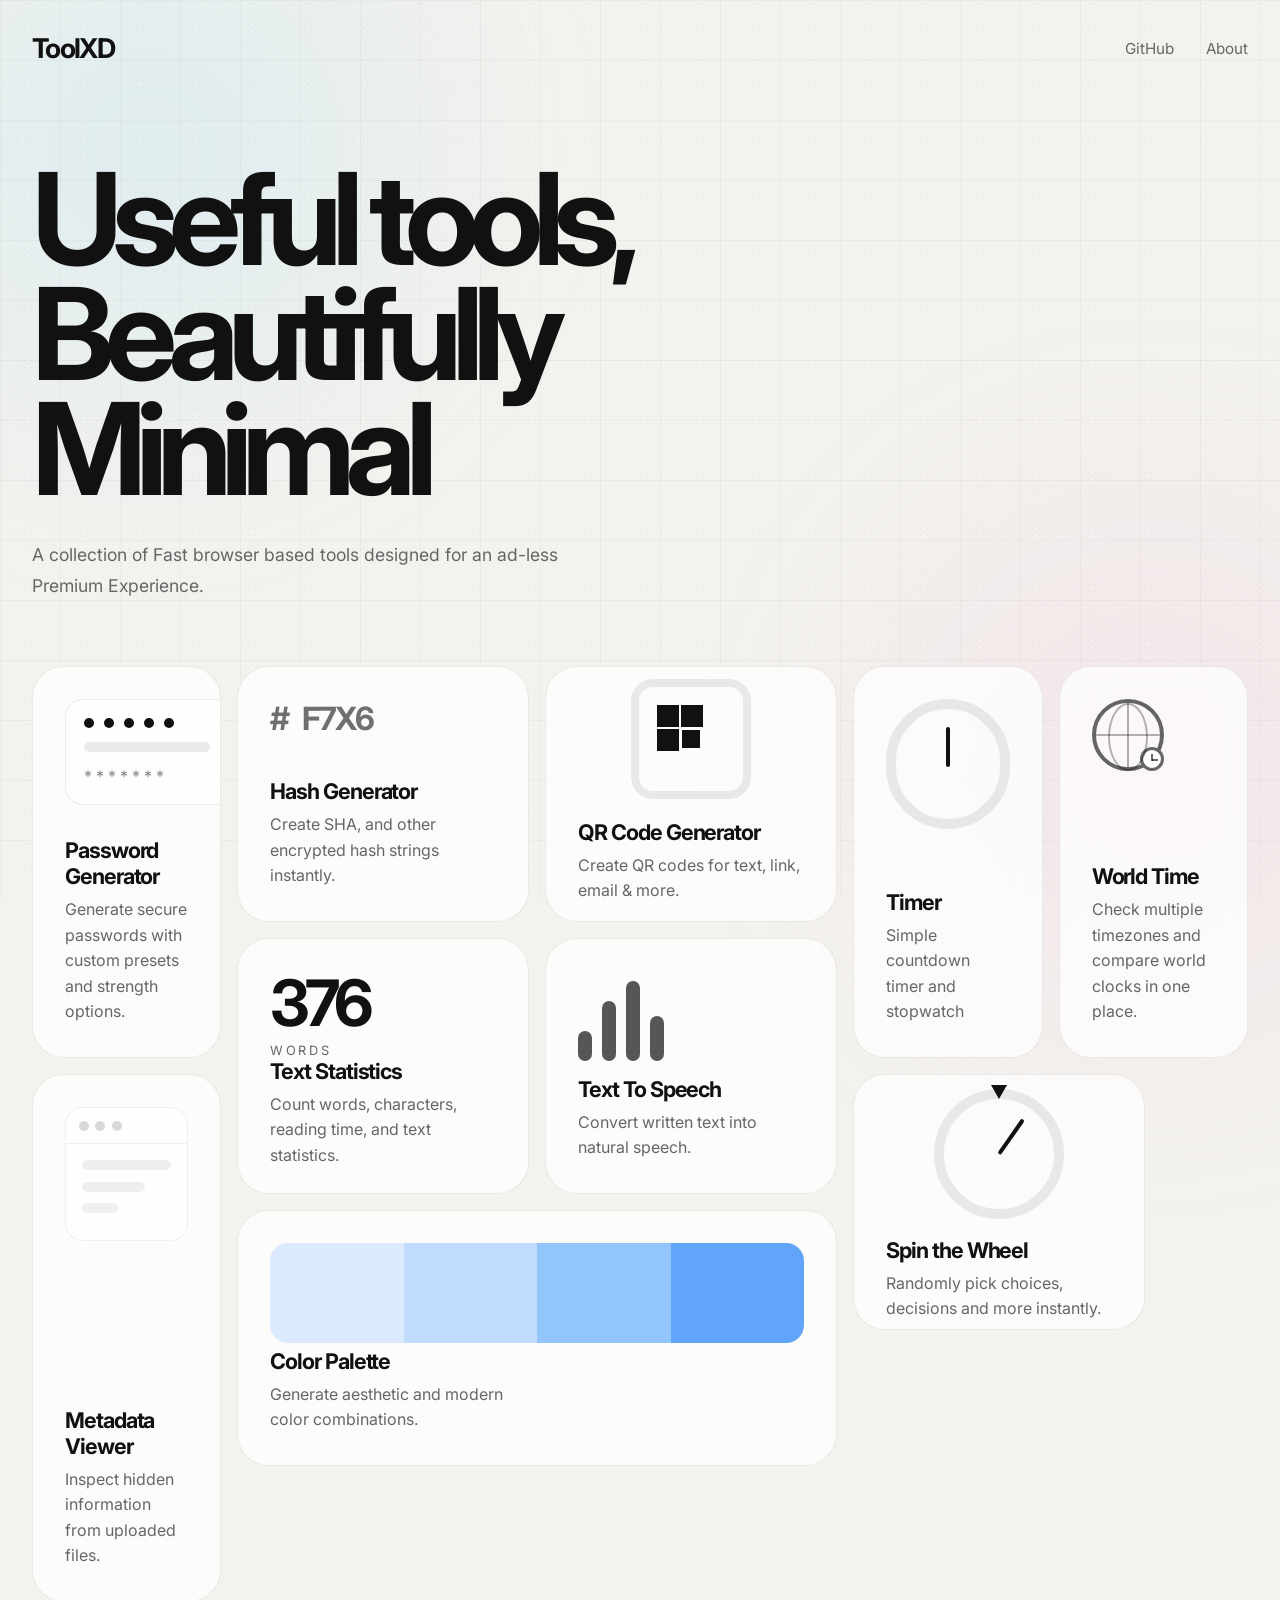
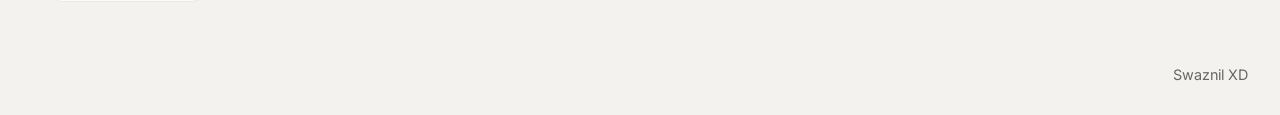
<file: index.html>
<!DOCTYPE html>
<html lang="en">
<head>
    <meta charset="UTF-8" />
    <meta name="viewport" content="width=device-width, initial-scale=1.0" />
    <title> ToolXD </title>

    <link rel="stylesheet" href="css/global.css">
    <link rel="stylesheet" href="css/style.css">
    <link rel="stylesheet" href="css/card.css">
    
    <link rel="preconnect" href="https://fonts.googleapis.com">
    <link rel="preconnect" href="https://fonts.gstatic.com" crossorigin>
    <link href="https://fonts.googleapis.com/css2?family=Inter:wght@300;400;500;600;700;800&display=swap" rel="stylesheet">
</head>

<body>

    <div class="bg-grid"></div>
    <div class="gradient gradient-1"></div>
    <div class="gradient gradient-2"></div>
    <div class="noise"></div>

    <header>
      <nav>
        <div class="logo"> ToolXD </div>
        <div class="nav-links">
          <a href="https://github.com/swaznil/toolxd" target="_blank" rel="noopener noreferrer">GitHub</a>
          <a href="about.html">About</a>
        </div>
      </nav>
      <section class="hero">
        <h1> Useful tools, <br> Beautifully Minimal </h1>
        <p class="hero-text"> A collection of Fast browser based tools designed for an ad-less 
          Premium Experience. </p>
      </section>
    </header>


  <main class="bento-grid">

  <!-- PASSWORD -->
  <a href="tools/passwordgen/passwordgen.html" class="card password-card">
    <div class="password-preview">
      <div class="password-dots">
        <span></span>
        <span></span>
        <span></span>
        <span></span>
        <span></span>
      </div>
      <div class="password-line"></div>
    </div>
    <div class="content">
      <h3>Password Generator</h3>
      <p>Generate secure passwords with custom presets and strength options.</p>
    </div>
  </a>

  <!-- HASH GENERATOR -->
  <a href="tools/hashgen/hashgen.html" class="card hash-card">
    <div class="hash-preview">
      <span>#</span>
      <span>F7X6</span>
    </div>
    <div class="content">
      <h3>Hash Generator</h3>
      <p>Create SHA, and other encrypted hash strings instantly.</p>
    </div>
  </a>

  <!-- QR CODE -->
  <a href="tools/qrcode/qrcode.html" class="card qr-card">
    <div class="qr-preview">
      <div class="qr-icon">
        <span></span>
      </div>
    </div>
    <div class="content">
      <h3>QR Code Generator</h3>
      <p>Create QR codes for text, link, email & more. </p>
    </div>
  </a>

  <!-- TIMER -->
  <a href="tools/timer/timer.html" class="card timer-card">
    <div class="timer-preview">
      <div class="timer-circle">
        <div class="timer-hand"></div>
      </div>
    </div>
    <div class="content">
      <h3>Timer</h3>
      <p>Simple countdown timer and stopwatch</p>
    </div>
  </a>

  <!-- WORLD TIME -->
  <a href="tools/worldtime/worldtime.html" class="card world-card">
    <div class="world-preview">
      <div class="world-icon">
        <span class="clock"></span>
      </div>
    </div>
    <div class="content">
      <h3>World Time</h3>
      <p>Check multiple timezones and compare world clocks in one place.</p>
    </div>
  </a>

  <!-- TEXT STATISTICS -->
  <a href="tools/textstat/textstats.html" class="card counter-card">
    <div class="counter-preview">
      <h2>376</h2>
      <p>WORDS</p>
    </div>
    <div class="content">
      <h3>Text Statistics</h3>
      <p>Count words, characters, reading time, and text statistics.</p>
    </div>
  </a>

  <!-- TEXT TO SPEECH -->
  <a href="tools/tts/tts.html" class="card speech-card">
    <div class="speech-preview">
      <span></span>
      <span></span>
      <span></span>
      <span></span>
    </div>
    <div class="content">
      <h3>Text To Speech</h3>
      <p>Convert written text into natural speech.</p>
    </div>
  </a>

  <!-- METADATA -->
  <a href="tools/metadata/metadata.html" class="card metadata-card">
    <div class="fake-window">
      <div class="window-top">
        <span></span>
        <span></span>
        <span></span>
      </div>
      <div class="window-lines">
        <div></div>
        <div></div>
        <div></div>
      </div>
    </div>
    <div class="content">
      <h3>Metadata Viewer</h3>
      <p>Inspect hidden information from uploaded files.</p>
    </div>
  </a>

  <!-- SPIN WHEEL -->
  <a href="tools/spinwheel/spinwheel.html" class="card wheel-card">
    <div class="wheel-preview">
      <div class="wheel-pointer"></div>
      <div class="wheel-circle">
        <div class="wheel-hand"></div>
      </div>
    </div>
    <div class="content">
      <h3>Spin the Wheel</h3>
      <p>Randomly pick choices, decisions and more instantly.</p>
    </div>
  </a>

  <!-- COLOR PALETTE -->
  <a href="tools/palette/palette.html" class="card palette-card">
    <div class="palette">
      <span></span>
      <span></span>
      <span></span>
      <span></span>
    </div>
    <div class="content">
      <h3>Color Palette</h3>
      <p>Generate aesthetic and modern color combinations.</p>
    </div>
  </a>

</main>

<footer>
  <p>Swaznil  XD</p>
</footer>

</body>
</html>
</file>
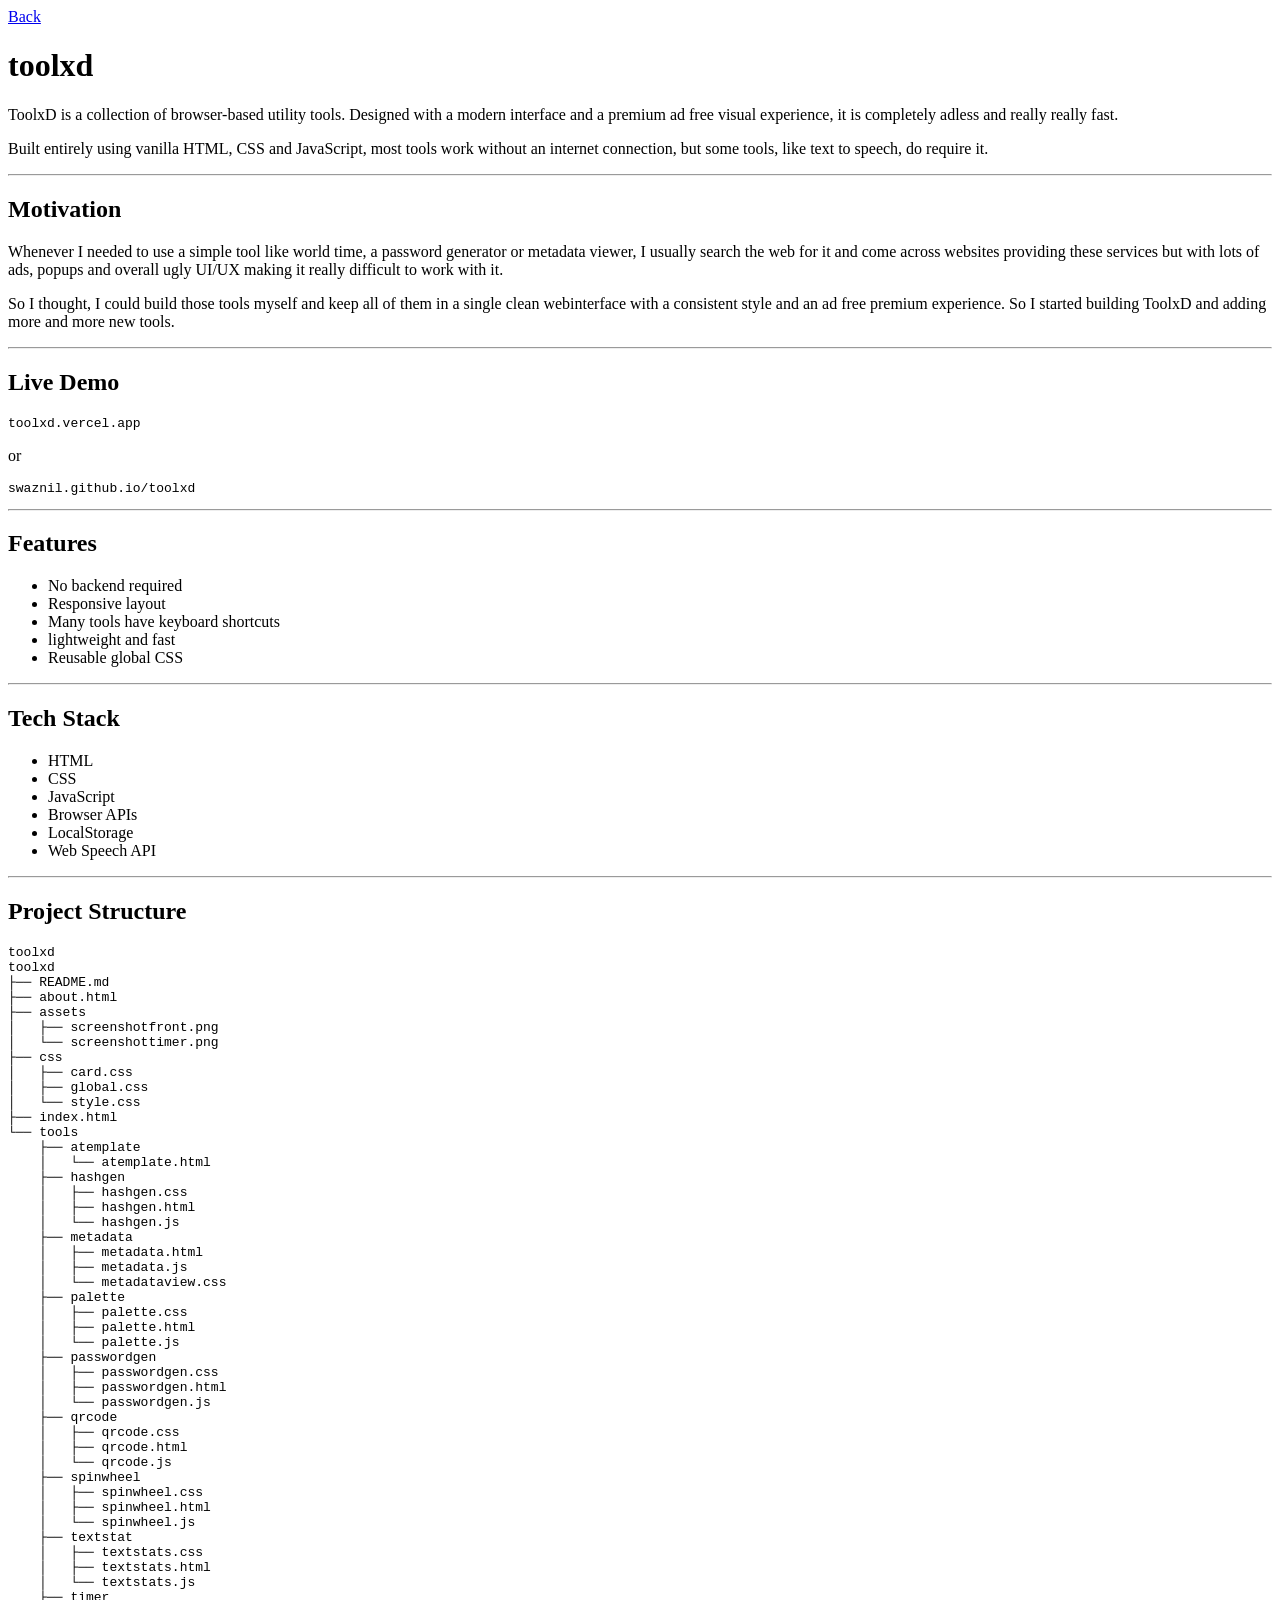
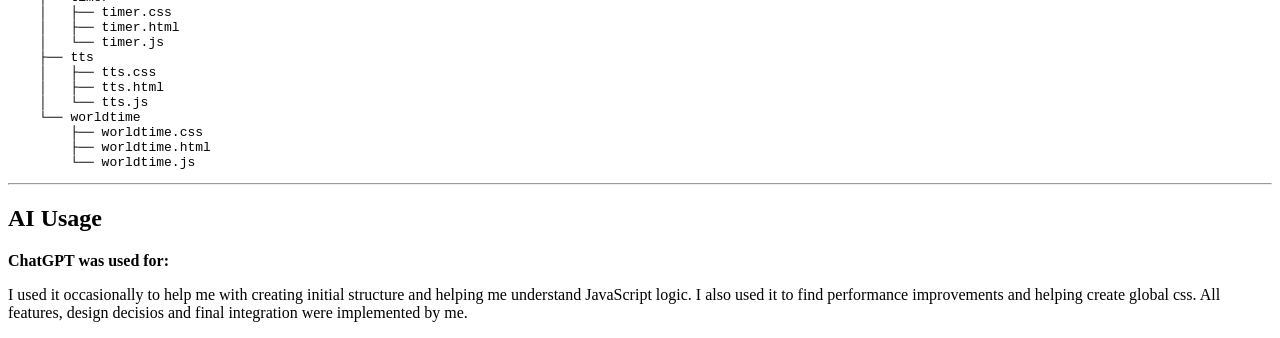
<file: about.html>
<!DOCTYPE html>
<html lang="en">
<head>
    <meta charset="UTF-8">
    <meta name="viewport" content="width=device-width, initial-scale=1.0">
    <title>ToolXD - About</title>
</head>
<body>

    <a href="index.html">Back</a>

    <h1>toolxd</h1>

    <p>
        ToolxD is a collection of browser-based utility tools. Designed with a modern interface and a premium ad free visual experience, it is completely adless and really really fast.
    </p>

    <p>
        Built entirely using vanilla HTML, CSS and JavaScript, most tools work without an internet connection, but some tools, like text to speech, do require it.
    </p>

    <hr>

    <h2>Motivation</h2>

    <p>
        Whenever I needed to use a simple tool like world time, a password generator or metadata viewer,
        I usually search the web for it and come across websites providing these services but with lots of
        ads, popups and overall ugly UI/UX making it really difficult to work with it.
    </p>

    <p>
        So I thought, I could build those tools myself and keep all of them in a single clean webinterface with a consistent style and an ad free premium experience. So I started building ToolxD and adding more and more new tools.
    </p>

    <hr>

    <h2>Live Demo</h2>

    <pre><code>toolxd.vercel.app</code></pre>

    <p>or</p>

    <pre><code>swaznil.github.io/toolxd</code></pre>

    <hr>

    <h2>Features</h2>

    <ul>
        <li>No backend required</li>
        <li>Responsive layout</li>
        <li>Many tools have keyboard shortcuts</li>
        <li>lightweight and fast</li>
        <li>Reusable global CSS</li>
    </ul>

    <hr>

    <h2>Tech Stack</h2>

    <ul>
        <li>HTML</li>
        <li>CSS</li>
        <li>JavaScript</li>
        <li>Browser APIs</li>
        <li>LocalStorage</li>
        <li>Web Speech API</li>
    </ul>

    <hr>

    <h2>Project Structure</h2>

<pre><code>toolxd
toolxd
├── README.md
├── about.html
├── assets
│   ├── screenshotfront.png
│   └── screenshottimer.png
├── css
│   ├── card.css
│   ├── global.css
│   └── style.css
├── index.html
└── tools
    ├── atemplate
    │   └── atemplate.html
    ├── hashgen
    │   ├── hashgen.css
    │   ├── hashgen.html
    │   └── hashgen.js
    ├── metadata
    │   ├── metadata.html
    │   ├── metadata.js
    │   └── metadataview.css
    ├── palette
    │   ├── palette.css
    │   ├── palette.html
    │   └── palette.js
    ├── passwordgen
    │   ├── passwordgen.css
    │   ├── passwordgen.html
    │   └── passwordgen.js
    ├── qrcode
    │   ├── qrcode.css
    │   ├── qrcode.html
    │   └── qrcode.js
    ├── spinwheel
    │   ├── spinwheel.css
    │   ├── spinwheel.html
    │   └── spinwheel.js
    ├── textstat
    │   ├── textstats.css
    │   ├── textstats.html
    │   └── textstats.js
    ├── timer
    │   ├── timer.css
    │   ├── timer.html
    │   └── timer.js
    ├── tts
    │   ├── tts.css
    │   ├── tts.html
    │   └── tts.js
    └── worldtime
        ├── worldtime.css
        ├── worldtime.html
        └── worldtime.js
</code></pre>

    <hr>

    <h2>AI Usage</h2>

    <p><strong>ChatGPT was used for:</strong></p>

    <p>
        I used it occasionally to help me with creating initial structure and helping me understand JavaScript logic. I also used it to find performance improvements and helping create global css. All features, design decisios and final integration were implemented by me.
    </p>

</body>
</html>
</file>
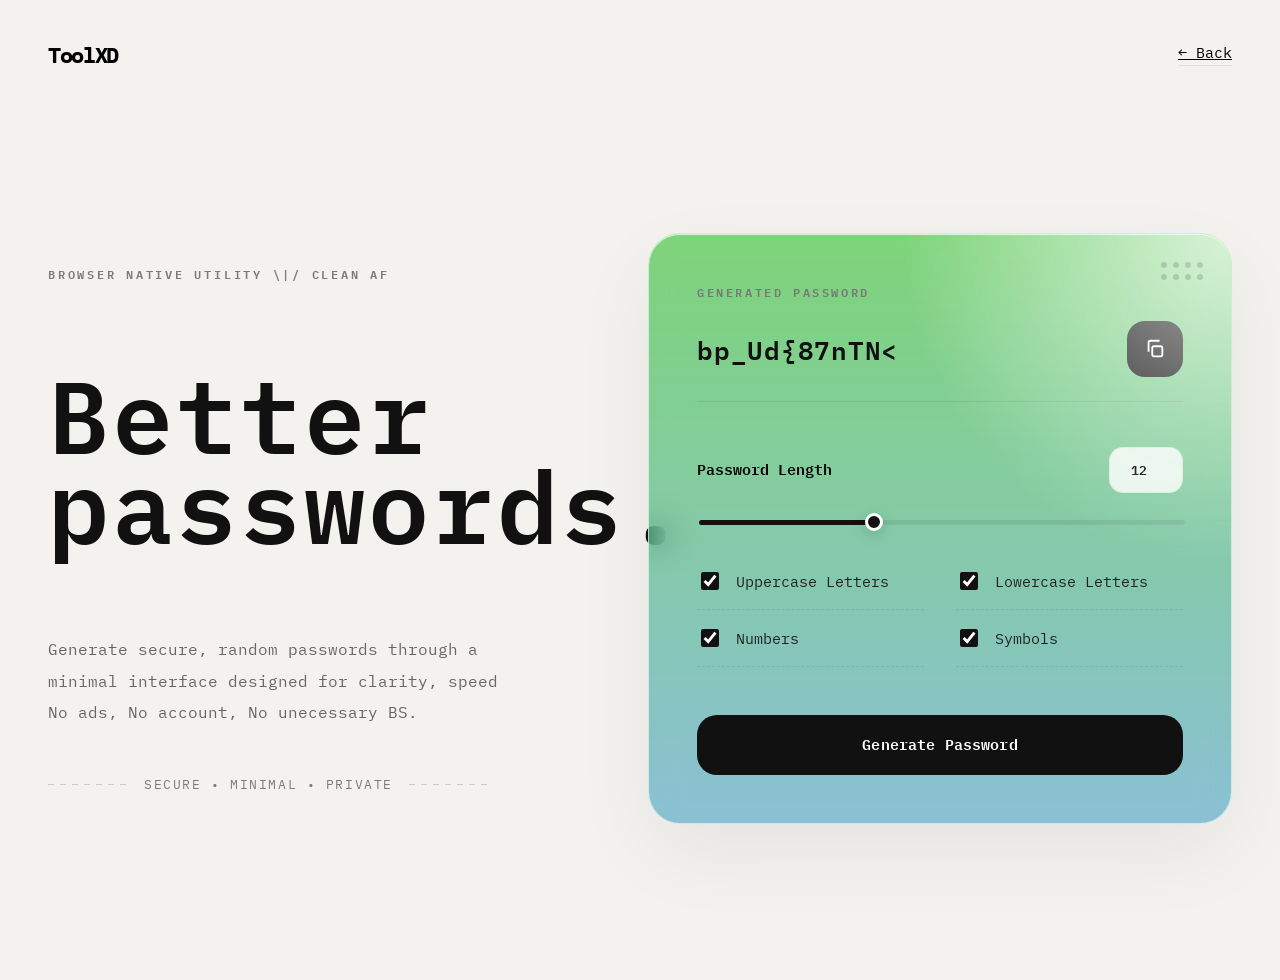
<file: tools/passwordgen.html>
<!DOCTYPE html>
<html lang="en">
<head>
  <meta charset="UTF-8" />
  <meta name="viewport" content="width=device-width, initial-scale=1.0"/>

  <title>ToolXD • Password Generator</title>

  <link rel="stylesheet" href="../css/style.css">

  <link rel="preconnect" href="https://fonts.googleapis.com">
  <link rel="preconnect" href="https://fonts.gstatic.com" crossorigin>

  <link href="https://fonts.googleapis.com/css2?family=Inter:wght@300;400;500;600;700;800&display=swap" rel="stylesheet">
    <link href="https://fonts.googleapis.com/css2?family=IBM+Plex+Mono:wght@500;600&display=swap" rel="stylesheet">
  <style>

    body{
      overflow:hidden;
      background:#f3f2ee;
      font-family: "IBM Plex Mono", monospace;
    }

    .page{
      position:relative;
      z-index:2;
      height:100vh;
      padding:2rem 2.5rem;
      display:flex;
      flex-direction:column;
    }

    /* NAV */

    nav{
      display:flex;
      align-items:center;
      justify-content:space-between;
      margin-bottom:3rem;
    }

    .logo{
      font-size:1.4rem;
      font-weight:700;
      letter-spacing:-.06em;
    }

    .back{
      font-size:.92rem;
      color:var(--muted);
      padding-bottom:.2rem;
      border-bottom:1px solid rgba(0,0,0,.08);
    }

    /* LAYOUT */

    .layout{
      flex:1;
      display:grid;
      grid-template-columns:.9fr 1.1fr;
      gap:5rem;
      align-items:center;
    }

    /* LEFT */

    .left{
      position:relative;
      max-width:520px;
    }

    .eyebrow{
      font-size:.72rem;
      font-weight:600;
      letter-spacing:.24em;
      text-transform:uppercase;
      color:#7b7b7b;
      margin-bottom:1.8rem;
    }

    h1{
      font-family: "IBM Plex Mono", monospace;
      letter-spacing: .03em;
      font-size:clamp(4rem,8vw,7rem);
      line-height:.88;
      font-weight:550;
      color:#111;
    }

    .desc{
      margin-top:2rem;
      max-width:470px;
      font-size:1rem;
      line-height:1.95;
      color:#666;
    }

    .meta{
      margin-top:3rem;
      display:flex;
      align-items:center;
      gap:1rem;
      color:#7b7b7b;
      font-size:.82rem;
      letter-spacing:.12em;
      text-transform:uppercase;
    }

    .line{
      width:80px;
      height:1px;
      background:
      repeating-linear-gradient(
        to right,
        rgba(0,0,0,.16),
        rgba(0,0,0,.16) 6px,
        transparent 6px,
        transparent 12px
      );
    }

    /* RIGHT */

    .right{
      position:relative;
      padding:3rem;
      border-radius:32px;
      background:
      linear-gradient(
        180deg,
        rgba(80, 200, 75, 0.72),
        rgba(50, 150, 190, 0.54)
      );
      border:1px solid rgba(255,255,255,.6);
      backdrop-filter:blur(16px);
      box-shadow:
      0 30px 80px rgba(0,0,0,.06),
      inset 0 1px 0 rgba(255,255,255,.7);
      overflow:hidden;
    }

    .right::before{
      content:"";
      position:absolute;
      inset:0;
      background:
      radial-gradient(
        circle at top right,
        rgba(255,255,255,.7),
        transparent 40%
      );
      pointer-events:none;
    }

    .dots{
      position:absolute;
      top:28px;
      right:28px;
      display:grid;
      grid-template-columns:repeat(4,6px);
      gap:6px;
    }

    .dots span{
      width:6px;
      height:6px;
      border-radius:50%;
      background:rgba(0,0,0,.14);
    }

    /* PASSWORD */

    .password-label{
      font-size:.74rem;
      font-weight:600;
      text-transform:uppercase;
      letter-spacing:.22em;
      color:#777;
      margin-bottom:1.2rem;
    }

    .password-box{
      display:flex;
      align-items:center;
      gap:1rem;
      padding-bottom:1.5rem;
      border-bottom:1px solid rgba(0,0,0,.08);
    }

    #password{
        flex:1;
        font-size:clamp(1.15rem,2vw,1.7rem);
        font-weight:600;
        letter-spacing:.03em;
        color:#111;
        overflow:hidden;
        text-overflow:ellipsis;
    }

    .copy-btn{
      width:56px;
      height:56px;
      border:none;
      border-radius:18px;
      background:#111;
      color:#fff;
      display:flex;
      align-items:center;
      justify-content:center;
      cursor:pointer;
      transition:.35s ease;
    }

    .copy-btn:hover{
      transform:translateY(-2px);
    }

    .copy-icon,
    .check-icon{
      position:absolute;
      width:22px;
      height:22px;
      transition:.35s ease;
    }

    .check-icon{
      opacity:0;
      transform:scale(.4) rotate(-20deg);
    }

    .copy-btn.copied .copy-icon{
      opacity:0;
      transform:scale(.4) rotate(20deg);
    }

    .copy-btn.copied .check-icon{
      opacity:1;
      transform:scale(1) rotate(0);
    }

    .controls{
      margin-top:2.8rem;
    }

    .control-head{
      display:flex;
      align-items:center;
      justify-content:space-between;
      margin-bottom:1rem;
    }

    .control-head span{
      font-size:.92rem;
      font-weight:600;
    }

    .length-input{
      width:68px;
      height:42px;
      border:none;
      outline:none;
      border-radius:14px;
      background:rgba(255,255,255,.8);
      border:1px solid rgba(0,0,0,.05);
      text-align:center;
      font-family:inherit;
      font-weight:600;
    }

    .slider{
      width:100%;
      appearance:none;
      height:5px;
      border-radius:999px;
      background:
      linear-gradient(
        90deg,
        #111 20%,
        rgba(0,0,0,.08) 20%
      );
    }

    .slider::-webkit-slider-thumb{
      appearance:none;
      width:18px;
      height:18px;
      border-radius:50%;
      background:#111;
      cursor:pointer;
      border:3px solid #fff;
      box-shadow:0 4px 14px rgba(0,0,0,.15);
    }

    .options{
      margin-top:2.5rem;
      display:grid;
      grid-template-columns:repeat(2,1fr);
      gap:1rem 2rem;
    }

    .option{
      display:flex;
      align-items:center;
      gap:.85rem;
      padding-bottom:1rem;
      border-bottom:1px dashed rgba(0,0,0,.08);
    }

    .option input{
      width:18px;
      height:18px;
      accent-color:#111;
    }

    .option label{
      font-size:.95rem;
      color:#222;
    }

    .generate{
      margin-top:3rem;
      width:100%;
      height:60px;
      border:none;
      border-radius:20px;
      background:#111;
      color:#fff;
      font-family:inherit;
      font-size:.95rem;
      font-weight:600;
      letter-spacing:.01em;
      cursor:pointer;
      transition:.35s ease;
    }

    .generate:hover{
      transform:translateY(-2px);
      box-shadow:0 18px 30px rgba(0,0,0,.12);
    }

    /* Responsive */

    @media (max-width:980px){

      body{
        overflow:auto;
      }

      .page{
        height:auto;
        min-height:100vh;

        padding:1.3rem;
      }

      .layout{
        grid-template-columns:1fr;
        gap:3rem;
      }

      .right{
        padding:1.6rem;
      }

      h1{
        font-size:clamp(3rem,15vw,5rem);
      }

      .options{
        grid-template-columns:1fr;
      }

    }

  </style>
</head>

<body>

  <div class="bg-grid"></div>

  <div class="gradient gradient-1"></div>
  <div class="gradient gradient-2"></div>

  <div class="noise"></div>

  <main class="page">

    <nav>

      <div class="logo">
        ToolXD
      </div>

      <a href="../index.html" class="back">
        ← Back
      </a>

    </nav>

    <section class="layout">

        <!-- LEFT -->

        <div class="left">

        <div class="eyebrow">
            Browser Native Utility \|/ Clean AF
        </div>

        <h1>
            Better<br>
            passwords.
        </h1>

        <p class="desc">
            Generate secure, random passwords through a minimal interface
            designed for clarity, speed<br> No ads,  No account, No unecessary
            BS.
        </p>

        <div class="meta">

            <div class="line"></div>

            <span>
            Secure • Minimal • Private
            </span>

            <div class="line"></div>

        </div>

        </div>

      <!-- RIGHT -->

      <div class="right">

        <div class="dots">
          <span></span>
          <span></span>
          <span></span>
          <span></span>
          <span></span>
          <span></span>
          <span></span>
          <span></span>
        </div>

        <!-- PASSWORD -->

        <div class="password-label">
          Generated Password
        </div>

        <div class="password-box">

          <div id="password">
            A7@kL9!zQx2P
          </div>

          <button class="copy-btn" id="copyBtn">

            <svg class="copy-icon" viewBox="0 0 24 24" fill="none" stroke="currentColor" stroke-width="2">
              <rect x="9" y="9" width="11" height="11" rx="2"></rect>
              <path d="M5 15V5a2 2 0 0 1 2-2h10"></path>
            </svg>

            <svg class="check-icon" viewBox="0 0 24 24" fill="none" stroke="currentColor" stroke-width="2">
              <path d="M20 6L9 17l-5-5"></path>
            </svg>

          </button>

        </div>

        <!-- CONTROLS -->

        <div class="controls">

          <div class="control-head">

            <span>Password Length</span>

            <input
              type="number"
              min="1"
              max="32"
              value="12"
              class="length-input"
              id="lengthInput"
            >

          </div>

          <input
            type="range"
            min="1"
            max="32"
            value="12"
            class="slider"
            id="slider"
          >

          <div class="options">

            <div class="option">
              <input type="checkbox" id="uppercase" checked>
              <label for="uppercase">
                Uppercase Letters
              </label>
            </div>

            <div class="option">
              <input type="checkbox" id="lowercase" checked>
              <label for="lowercase">
                Lowercase Letters
              </label>
            </div>

            <div class="option">
              <input type="checkbox" id="numbers" checked>
              <label for="numbers">
                Numbers
              </label>
            </div>

            <div class="option">
              <input type="checkbox" id="symbols" checked>
              <label for="symbols">
                Symbols
              </label>
            </div>

          </div>

          <button class="generate" id="generateBtn">
            Generate Password
          </button>

        </div>

      </div>

    </section>

  </main>

  <script>

    const password = document.getElementById("password");

    const copyBtn = document.getElementById("copyBtn");
    const generateBtn = document.getElementById("generateBtn");

    const slider = document.getElementById("slider");
    const lengthInput = document.getElementById("lengthInput");

    const uppercase = document.getElementById("uppercase");
    const lowercase = document.getElementById("lowercase");
    const numbers = document.getElementById("numbers");
    const symbols = document.getElementById("symbols");

    /* SLIDER */

    function updateSlider(){

      const value =
      ((slider.value - slider.min) /
      (slider.max - slider.min)) * 100;

      slider.style.background =
      `linear-gradient(
        90deg,
        #111 ${value}%,
        rgba(0,0,0,.08) ${value}%
      )`;

    }

    slider.addEventListener("input", () => {

      lengthInput.value = slider.value;

      updateSlider();

    });

    lengthInput.addEventListener("input", () => {

      let value = parseInt(lengthInput.value);

      if(isNaN(value)) value = 6;

      if(value < 6) value = 6;
      if(value > 64) value = 64;

      slider.value = value;
      lengthInput.value = value;

      updateSlider();

    });

    /* PASSWORD */

    function generatePassword(){

      const upper = "ABCDEFGHIJKLMNOPQRSTUVWXYZ";
      const lower = "abcdefghijklmnopqrstuvwxyz";
      const nums = "0123456789";
      const syms = "!@#$%^&*()_+=-{}[]<>?/";

      let chars = "";

      if(uppercase.checked) chars += upper;
      if(lowercase.checked) chars += lower;
      if(numbers.checked) chars += nums;
      if(symbols.checked) chars += syms;

      if(chars.length === 0){

        password.textContent =
        "Select at least one option";

        return;

      }

      let result = "";

      for(let i = 0; i < slider.value; i++){

        result += chars.charAt(
          Math.floor(Math.random() * chars.length)
        );

      }

      password.textContent = result;

    }

    generateBtn.addEventListener(
      "click",
      generatePassword
    );

    /* COPY */

    copyBtn.addEventListener(
      "click",
      async () => {

        await navigator.clipboard.writeText(
          password.textContent
        );

        copyBtn.classList.add("copied");

        setTimeout(() => {

          copyBtn.classList.remove("copied");

        }, 1600);

      }
    );

    updateSlider();
    generatePassword();

  </script>

</body>
</html>
</file>
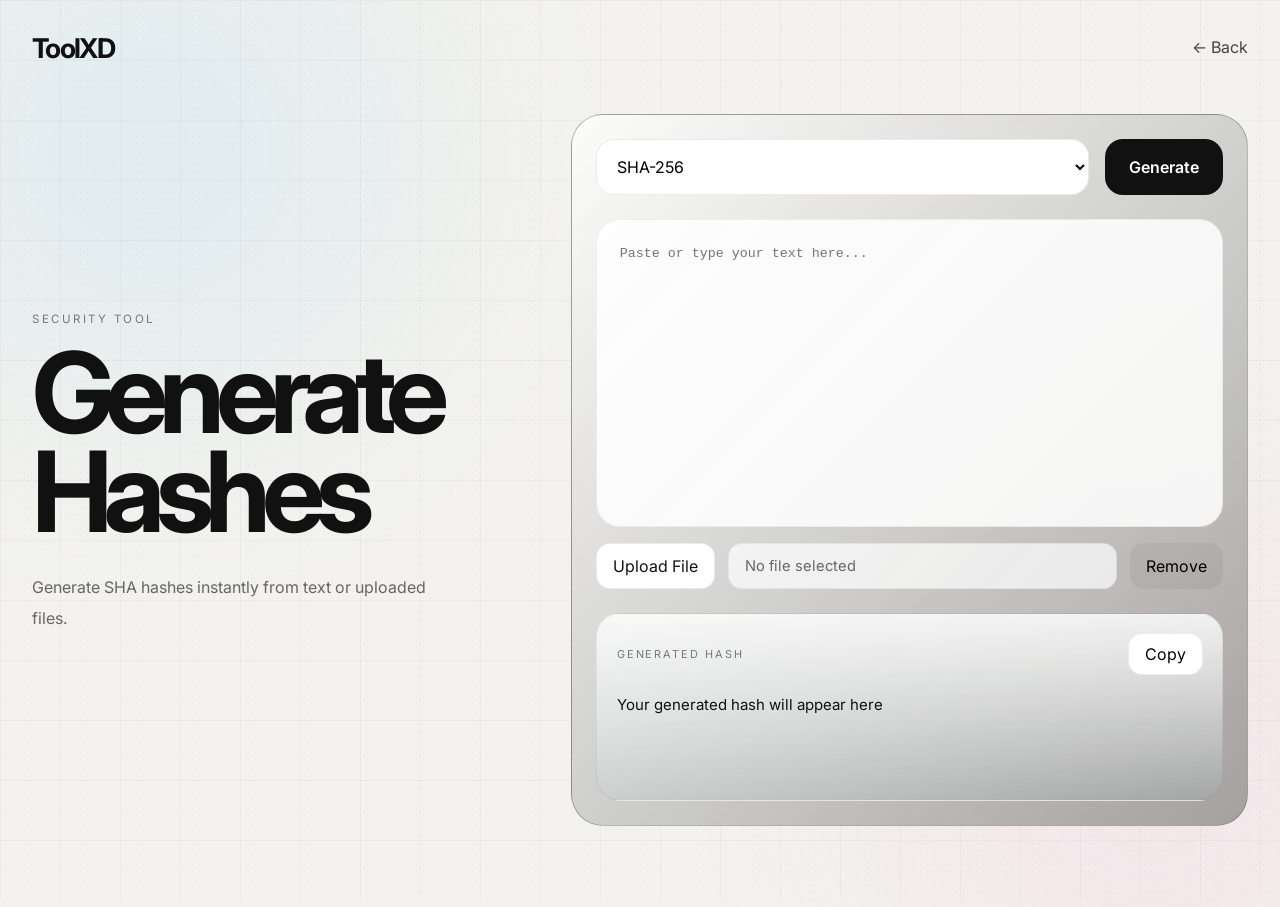
<file: tools/hashgen/hasgen.html>
<!DOCTYPE html>
<html lang="en">
<head>
    <meta charset="UTF-8" />
    <meta name="viewport" content="width=device-width, initial-scale=1.0" />
    <title>Hash Generator • ToolXD</title>

    <link rel="stylesheet" href="../../css/global.css">
    <link rel="stylesheet" href="hashgen.css">

    <link rel="preconnect" href="https://fonts.googleapis.com">
    <link rel="preconnect" href="https://fonts.gstatic.com" crossorigin>
    <link href="https://fonts.googleapis.com/css2?family=Inter:wght@300;400;500;600;700;800&display=swap" rel="stylesheet">
</head>

<body>
    <div class="bg-grid"></div>
    <div class="gradient gradient-1"></div>
    <div class="gradient gradient-2"></div>
    <div class="noise"></div>

    <header class="topbar">
      <div class="logo">ToolXD</div>
      <a href="../../index.html" class="back"> ← Back </a>
    </header>

    <main class="wrapper">

      <section class="hero">
        <span class="eyebrow">Security Tool</span>
        <h1> Generate <br> Hashes </h1>
        <p> Generate SHA hashes instantly from text or uploaded files. </p>
      </section>

      <section class="workspace panel">
        <div class="toolbar">

          <select id="algorithm">
            <option value="SHA-1">SHA-1</option>
            <option value="SHA-256" selected>SHA-256</option>
            <option value="SHA-384">SHA-384</option>
            <option value="SHA-512">SHA-512</option>
          </select>
          <button id="generateBtn" class="generate"> Generate </button>
        </div>

        <div class="editor">
          <textarea id="text" placeholder="Paste or type your text here..."></textarea>
          <div class="upload-row">
            <label class="upload-btn"> Upload File <input type="file" id="fileInput" hidden>
            </label>
            <div class="file-info" id="fileInfo"> No file selected </div>
            <button class="remove-file" id="removeFile"> Remove </button>
          </div>
        </div>

        <div class="output">
          <div class="output-top">
            <span class="label">Generated Hash</span>
            <button id="copyBtn" class="copy-btn"> Copy </button>
          </div>
          <div class="hash-output" id="hashOutput"> Your generated hash will appear here </div>
        </div>
        
      </section>

    </main>

<script src="hashgen.js"></script>
</body>
</html>
</file>
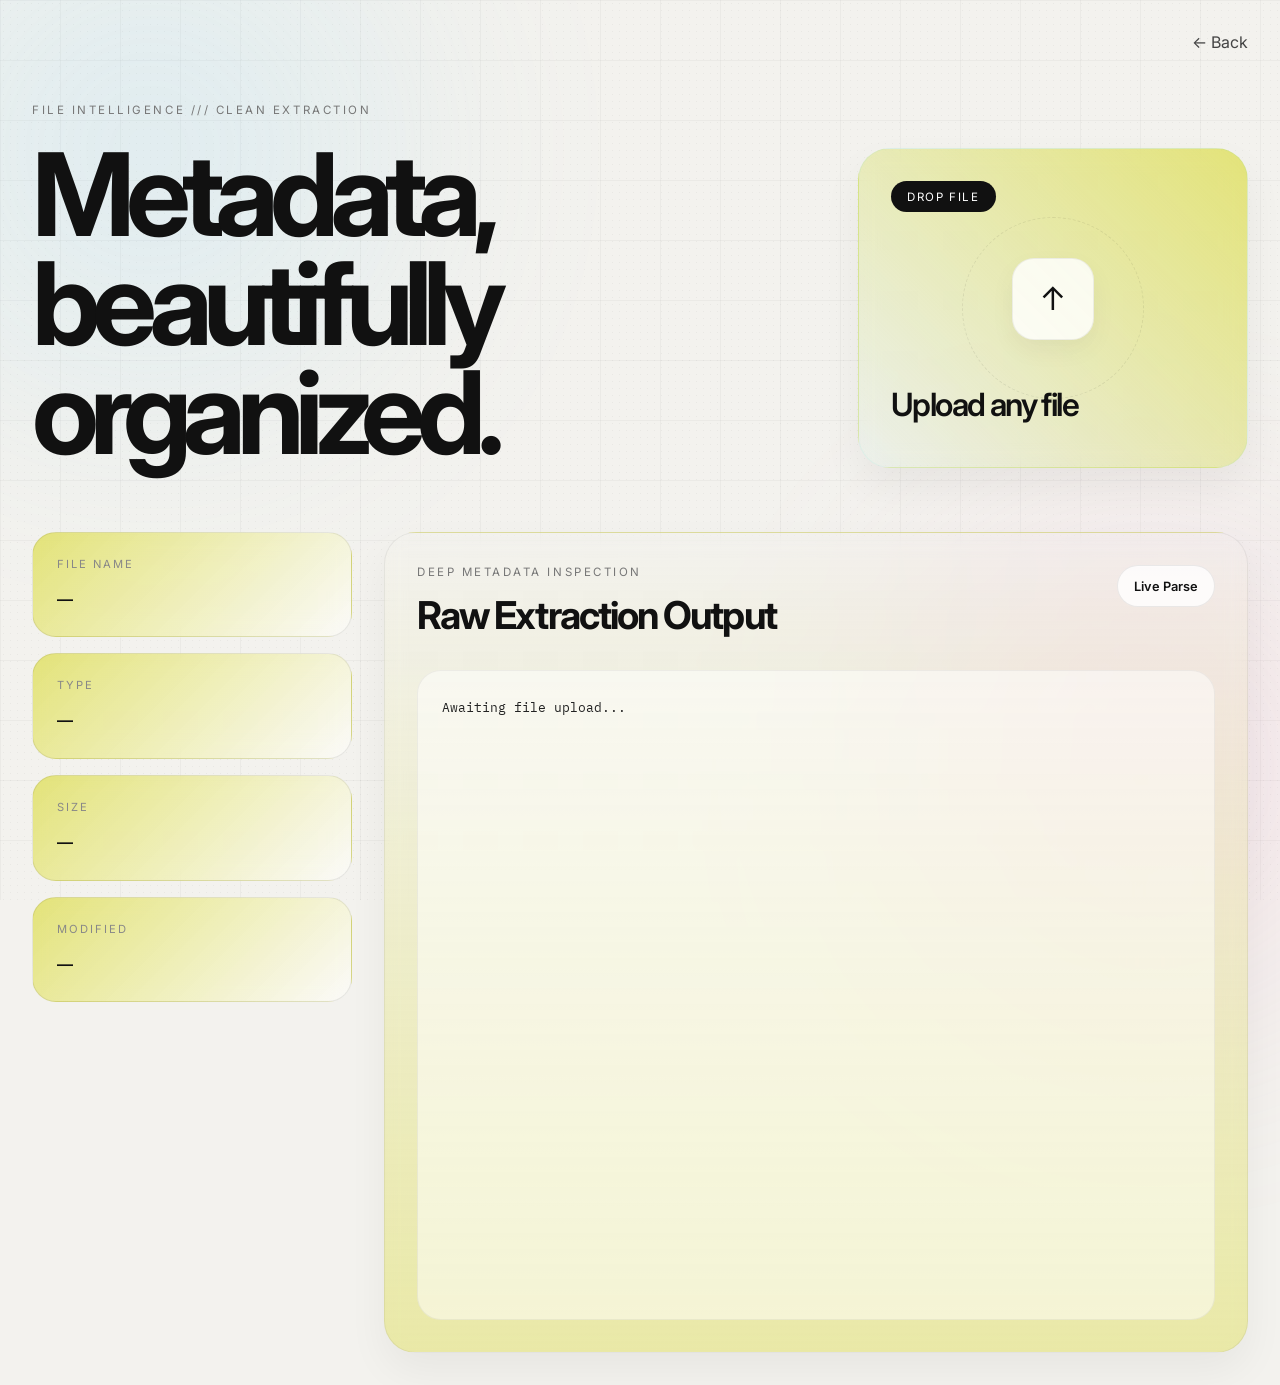
<file: tools/metadata/metadata.html>
<!DOCTYPE html>
<html lang="en">
<head>
    <meta charset="UTF-8">
    <meta name="viewport" content="width=device-width, initial-scale=1.0">
    <title>Metadata Viewer</title>

    <link rel="stylesheet" href="../../css/global.css">
    <link rel="stylesheet" href="metadataview.css">

    <link rel="preconnect" href="https://fonts.googleapis.com">
    <link rel="preconnect" href="https://fonts.gstatic.com" crossorigin>
    <link href="https://fonts.googleapis.com/css2?family=Inter:wght@300;400;500;600;700;800&display=swap" rel="stylesheet">
    <link href="https://fonts.googleapis.com/css2?family=IBM+Plex+Mono:wght@400;500;600&display=swap" rel="stylesheet">
</head>

<body>
  <div class="bg-grid"></div>
  <div class="noise"></div>
  <div class="gradient gradient-1"></div>
  <div class="gradient gradient-2"></div>

  <main class="page">

    <nav>
      <a href="../../index.html" class="back">← Back</a>
    </nav>

    <section class="hero">
      <div class="hero-top">
        <div class="hero-copy">
          <div class="eyebrow"> File Intelligence /// Clean Extraction </div>
          <h1> Metadata, <br> beautifully <br> organized. </h1>
        </div>

        <div class="upload-card">
          <label class="upload-zone">
            <input type="file" id="fileInput">
            <div class="upload-top">
              <div class="upload-mini"> Drop File </div>
            </div>
            <div class="upload-center">
              <div class="upload-icon"> ↑ </div>
            </div>
            <div class="upload-bottom">
              <div class="upload-title"> Upload any file </div>
            </div>
          </label>
        </div>
      </div>

      <div class="viewer-layout">
        <aside class="sidebar">
          <div class="sidebar-block">
            <span class="label"> File Name </span>
            <h3 id="fileName"> — </h3>
          </div>
          <div class="sidebar-block">
            <span class="label"> Type </span>
            <h3 id="fileType"> — </h3>
          </div>
          <div class="sidebar-block">
            <span class="label"> Size </span>
            <h3 id="fileSize"> — </h3>
          </div>
          <div class="sidebar-block">
            <span class="label"> Modified </span>
            <h3 id="fileModified"> — </h3>
          </div>
        </aside>
        <section class="metadata-panel">
          <div class="panel-top">
            <div>
              <div class="eyebrow small"> Deep Metadata Inspection </div>
              <h2> Raw Extraction Output </h2>
            </div>
            <div class="status"> Live Parse </div>
          </div>
          <pre class="raw-output" id="metadataOutput">Awaiting file upload...</pre>
        </section>
      </div>

    </section>
  </main>

<script src="metadata.js"></script>
</body>
</html>
</file>
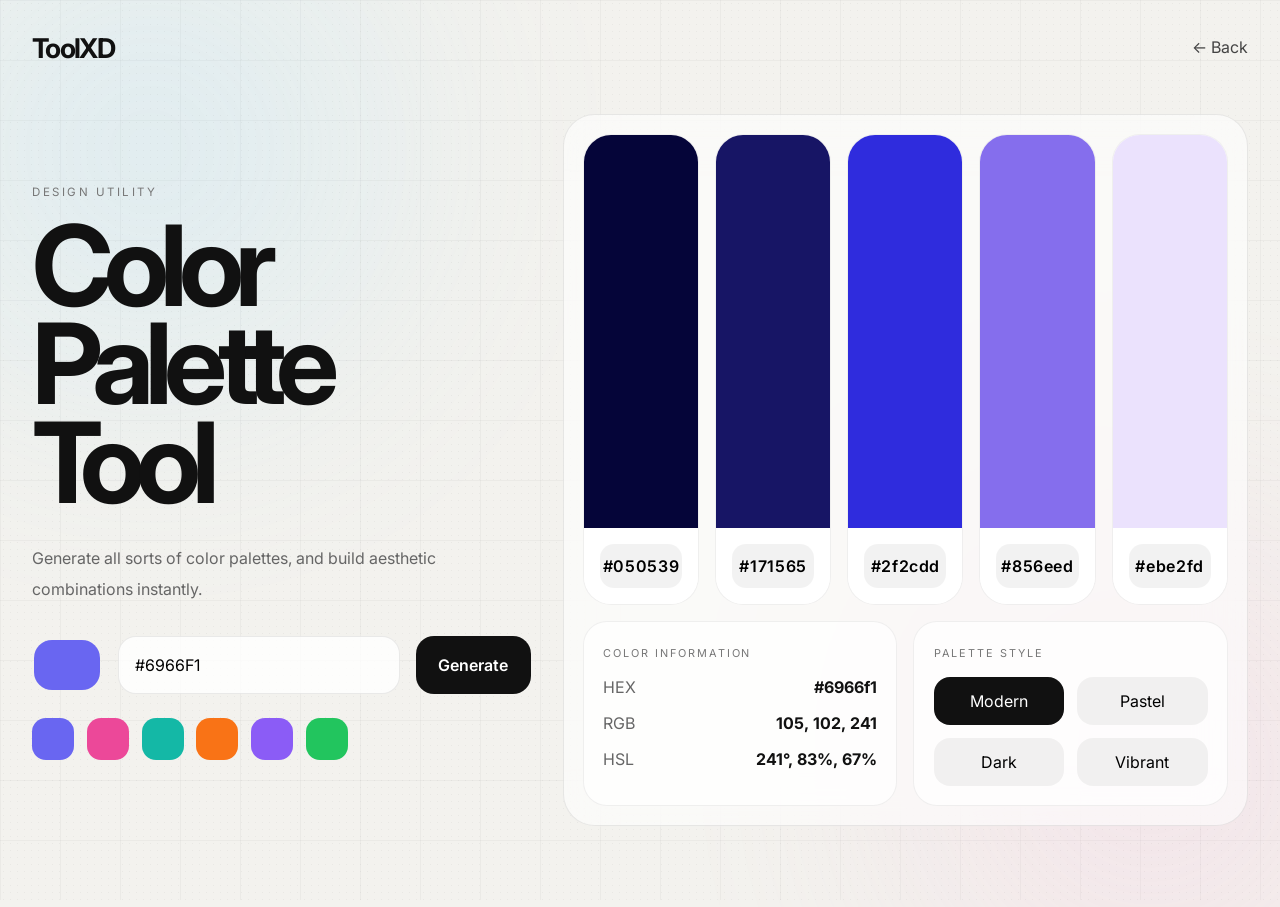
<file: tools/palette/palette.html>
<!DOCTYPE html>
<html lang="en">
<head>
    <meta charset="UTF-8">
    <meta name="viewport" content="width=device-width, initial-scale=1.0">
    <title>Color Studio • ToolXD</title>

    <link rel="stylesheet" href="../../css/global.css">
    <link rel="stylesheet" href="palette.css">
    
    <link rel="preconnect" href="https://fonts.googleapis.com">
    <link rel="preconnect" href="https://fonts.gstatic.com" crossorigin>
    <link href="https://fonts.googleapis.com/css2?family=Inter:wght@300;400;500;600;700;800&display=swap" rel="stylesheet">
</head>

<body>
    <div class="bg-grid"></div>
    <div class="gradient gradient-1"></div>
    <div class="gradient gradient-2"></div>
    <div class="noise"></div>

    <header class="topbar">
      <div class="logo">ToolXD</div>
      <a href="../../index.html" class="back"> ← Back </a>
    </header>

    <main class="wrapper">
      <section class="hero">
        <span class="eyebrow">Design Utility</span>
        <h1> Color Palette <br> Tool </h1>
        <p> Generate all sorts of color palettes, and build aesthetic combinations instantly. </p>
        
        <div class="controls">
          <input type="color" id="colorPicker" value="#6966F1">
          <input type="text" id="hexInput" value="#6966F1" spellcheck="false">
          <button id="generateBtn"> Generate </button>
        </div>

        <div class="preset-row">
          <button class="preset" data-color="#6966F1"></button>
          <button class="preset" data-color="#EC4899"></button>
          <button class="preset" data-color="#14B8A6"></button>
          <button class="preset" data-color="#F97316"></button>
          <button class="preset" data-color="#8B5CF6"></button>
          <button class="preset" data-color="#22C55E"></button>
        </div>
      </section>

      <section class="studio panel">
        <div class="palette-grid" id="paletteGrid"></div>
        <div class="bottom-grid">
          
          <div class="info-card">
            <span class="label">Color Information</span>
            <div class="info-list">
              <div>
                <span>HEX</span>
                <strong id="hexValue">#6966F1</strong>
              </div>
              <div>
                <span>RGB</span>
                <strong id="rgbValue"></strong>
              </div>
              <div>
                <span>HSL</span>
                <strong id="hslValue"></strong>
              </div>
            </div>
          </div>

          <div class="info-card">
            <span class="label">Palette Style</span>
            <div class="style-grid">
              <button class="style-btn active" data-style="modern"> Modern </button>
              <button class="style-btn" data-style="pastel"> Pastel </button>
              <button class="style-btn" data-style="dark"> Dark </button>
              <button class="style-btn" data-style="vibrant"> Vibrant </button>
            </div>
          </div>
        </div>
      </section>

    </main>

<script src="palette.js"></script>
</body>
</html>
</file>
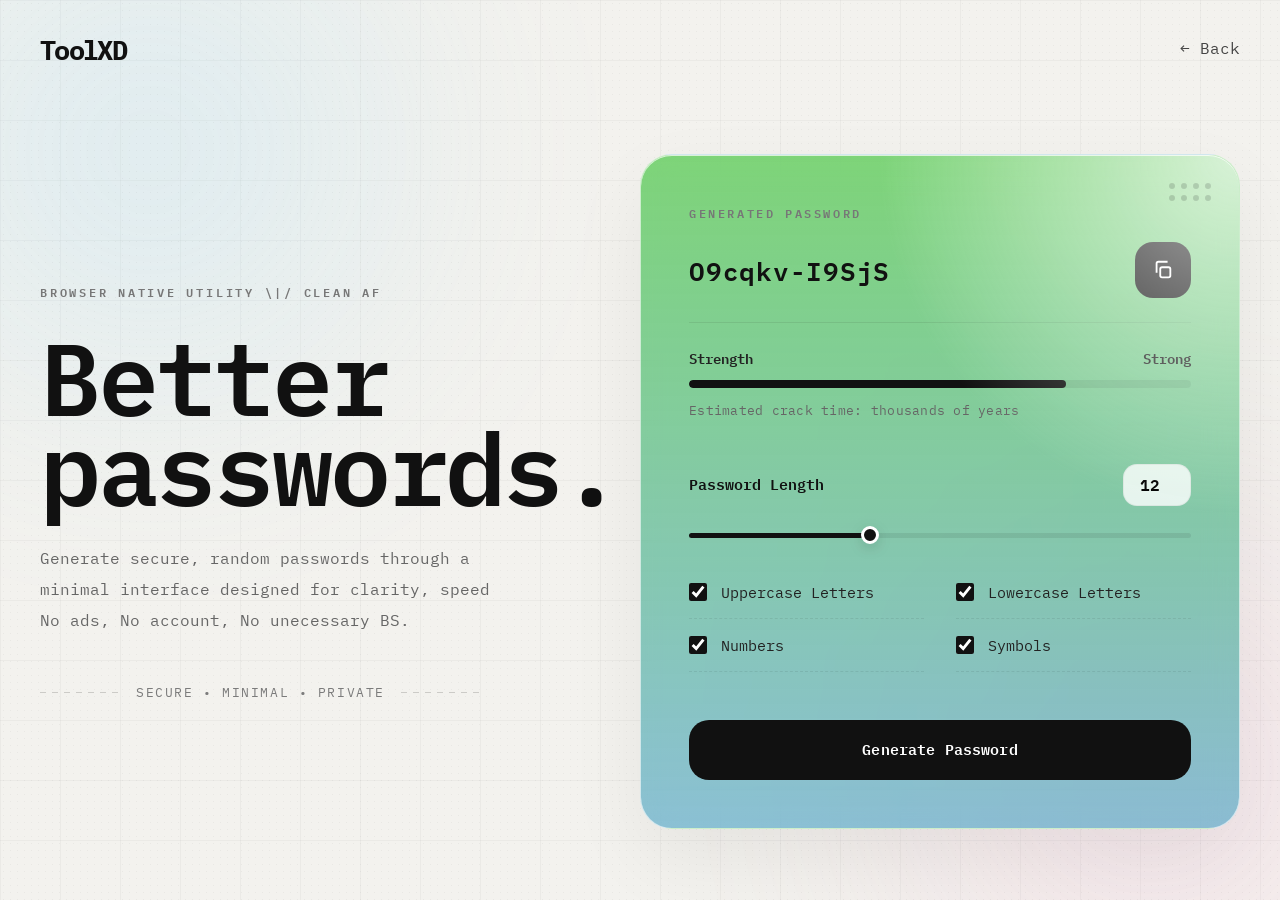
<file: tools/passwordgen/passwordgen.html>
<!DOCTYPE html>
<html lang="en">
<head>
    <meta charset="UTF-8" />
    <meta name="viewport" content="width=device-width, initial-scale=1.0" />

    <title>ToolXD • Password Generator</title>

    <link rel="stylesheet" href="../../css/global.css">
    <link rel="stylesheet" href="passwordgen.css">

    <link rel="preconnect" href="https://fonts.googleapis.com">
    <link rel="preconnect" href="https://fonts.gstatic.com" crossorigin>
    <link href="https://fonts.googleapis.com/css2?family=Inter:wght@300;400;500;600;700;800&display=swap" rel="stylesheet">
    <link href="https://fonts.googleapis.com/css2?family=IBM+Plex+Mono:wght@500;600&display=swap" rel="stylesheet">
</head>

<body>
    <div class="bg-grid"></div>
    <div class="gradient gradient-1"></div>
    <div class="gradient gradient-2"></div>
    <div class="noise"></div>

    <main class="page">
      <nav>
        <div class="logo"> ToolXD </div>
        <a href="../../index.html" class="back"> ← Back </a>
      </nav>

      <section class="layout">

        <div class="left">
          <div class="eyebrow"> Browser Native Utility \|/ Clean AF </div>
          <h1> Better <br> passwords. </h1>
          <p class="desc"> Generate secure, random passwords through a minimal interface designed for clarity, speed <br> No ads, No account, No unecessary BS. </p>
          <div class="meta">
            <div class="line"></div>
            <span> Secure • Minimal • Private </span>
            <div class="line"></div>
          </div>
        </div>

        <div class="right">
          <div class="dots">
            <span></span>
            <span></span>
            <span></span>
            <span></span>
            <span></span>
            <span></span>
            <span></span>
            <span></span>
          </div>

          <div class="password-label"> Generated Password </div>
          <div class="password-box">
            <div id="password"> A7@kL9!zQx2P </div>
            <button class="copy-btn" id="copyBtn">
              <svg class="copy-icon" viewBox="0 0 24 24" fill="none" stroke="currentColor" stroke-width="2">
                <rect x="9" y="9" width="11" height="11" rx="2"></rect>
                <path d="M5 15V5a2 2 0 0 1 2-2h10"></path>
              </svg>
              <svg class="check-icon" viewBox="0 0 24 24" fill="none" stroke="currentColor" stroke-width="2">
                <path d="M20 6L9 17l-5-5"></path>
              </svg>
            </button>
          </div>
          
          <div class="security-info">
            <div class="strength-row">
              <span>Strength</span>
              <span id="strengthText">Strong</span>
            </div>
            <div class="strength-bar">
              <div class="strength-fill" id="strengthFill"></div>
            </div>
            <div class="crack-time" id="crackTime">
              Estimated crack time: centuries
            </div>
          </div>

          <div class="controls">
            <div class="control-head">
              <span>Password Length</span>
              <input type="number" min="1" max="32" value="12" class="length-input" id="lengthInput">
            </div>
            <input type="range" min="1" max="32" value="12" class="slider" id="slider">
            <div class="options">
              <div class="option">
                <input type="checkbox" id="uppercase" checked>
                <label for="uppercase"> Uppercase Letters </label>
              </div>
              <div class="option">
                <input type="checkbox" id="lowercase" checked>
                <label for="lowercase"> Lowercase Letters </label>
              </div>
              <div class="option">
                <input type="checkbox" id="numbers" checked>
                <label for="numbers"> Numbers </label>
              </div>
              <div class="option">
                <input type="checkbox" id="symbols" checked>
                <label for="symbols"> Symbols </label>
              </div>
            </div>
            <button class="generate" id="generateBtn"> Generate Password </button>
          </div>

        </div>
      </section>
    </main>

<script src="passwordgen.js"></script>
</body>
</html>
</file>
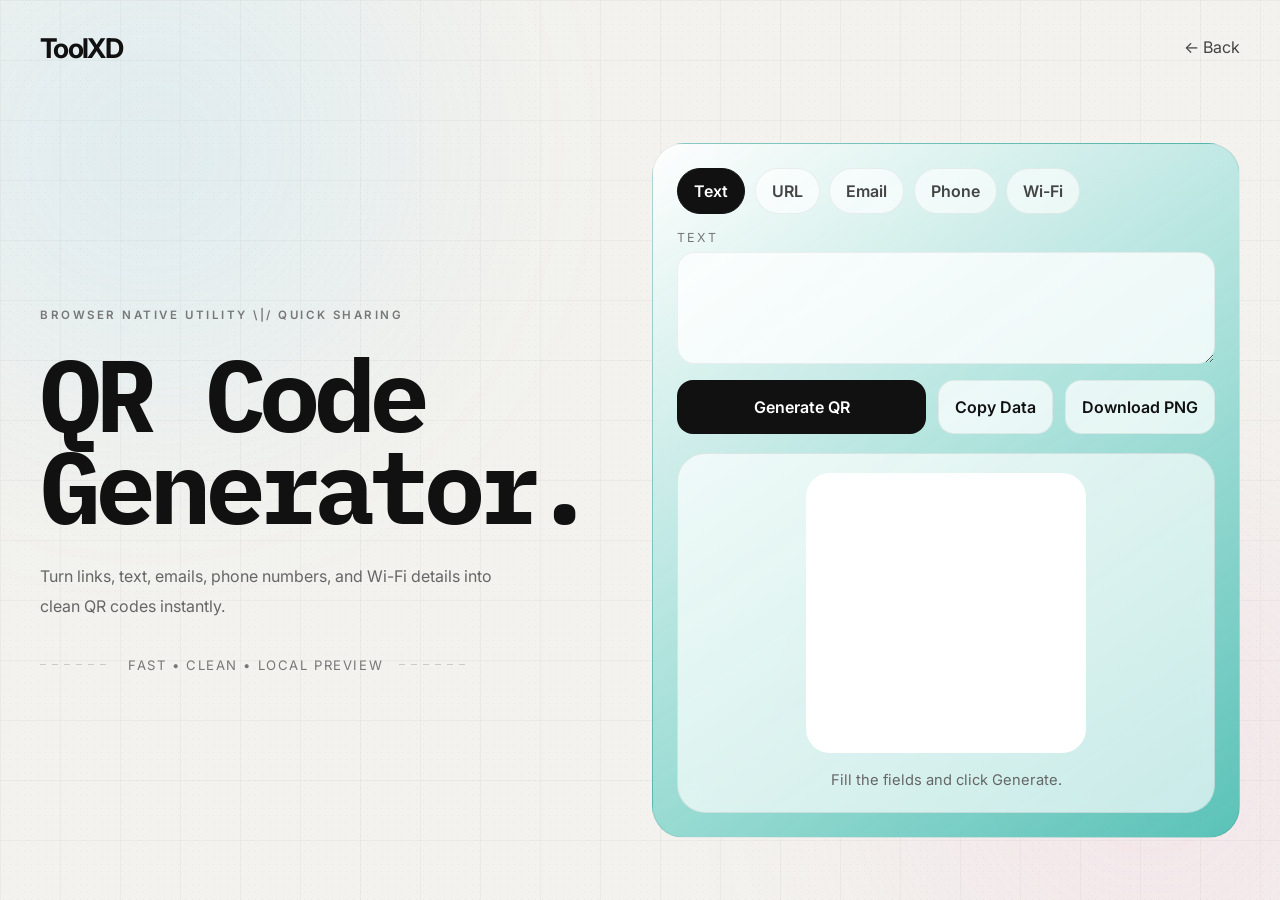
<file: tools/qrcode/qrcode.html>
<!DOCTYPE html>
<html lang="en">
<head>
  <meta charset="UTF-8" />
  <meta name="viewport" content="width=device-width, initial-scale=1.0" />
  <title>ToolXD • QR Code Generator</title>

  <link rel="stylesheet" href="../../css/global.css">
  <link rel="stylesheet" href="qrcode.css">

  <link rel="preconnect" href="https://fonts.googleapis.com">
  <link rel="preconnect" href="https://fonts.gstatic.com" crossorigin>
  <link href="https://fonts.googleapis.com/css2?family=Inter:wght@300;400;500;600;700;800&display=swap" rel="stylesheet">
  <link href="https://fonts.googleapis.com/css2?family=IBM+Plex+Mono:wght@500;600&display=swap" rel="stylesheet">
</head>
<body>
  <div class="bg-grid"></div>
  <div class="gradient gradient-1"></div>
  <div class="gradient gradient-2"></div>
  <div class="noise"></div>

  <main class="page">
    <nav>
      <div class="logo">ToolXD</div>
      <a href="../../index.html" class="back">← Back</a>
    </nav>

    <section class="layout">
      <div class="left">
        <div class="eyebrow">Browser Native Utility \|/ Quick Sharing</div>
        <h1>QR Code<br>Generator.</h1>
        <p class="desc">
          Turn links, text, emails, phone numbers, and Wi-Fi details into clean QR codes instantly.
        </p>

        <div class="meta">
          <div class="line"></div>
          <span> Fast • Clean • Local Preview </span>
          <div class="line"></div>
        </div>
      </div>

      <div class="right panel">
        <div class="tabs">
          <button class="tab active" data-type="text" type="button">Text</button>
          <button class="tab" data-type="url" type="button">URL</button>
          <button class="tab" data-type="email" type="button">Email</button>
          <button class="tab" data-type="phone" type="button">Phone</button>
          <button class="tab" data-type="wifi" type="button">Wi-Fi</button>
        </div>

        <div class="form" id="formArea"></div>

        <div class="actions">
          <button class="generate" id="generateBtn" type="button">Generate QR</button>
          <button class="ghost" id="copyBtn" type="button">Copy Data</button>
          <button class="ghost" id="downloadBtn" type="button">Download PNG</button>
        </div>

        <div class="qr-wrap">
          <div id="qrcode" class="qrcode"></div>
          <div class="hint" id="hintText">Your QR code will appear here.</div>
        </div>
      </div>
    </section>
  </main>

  <script src="qrcode.min.js"></script>
  <script src="qrcode.js"></script>
</body>
</html>
</file>
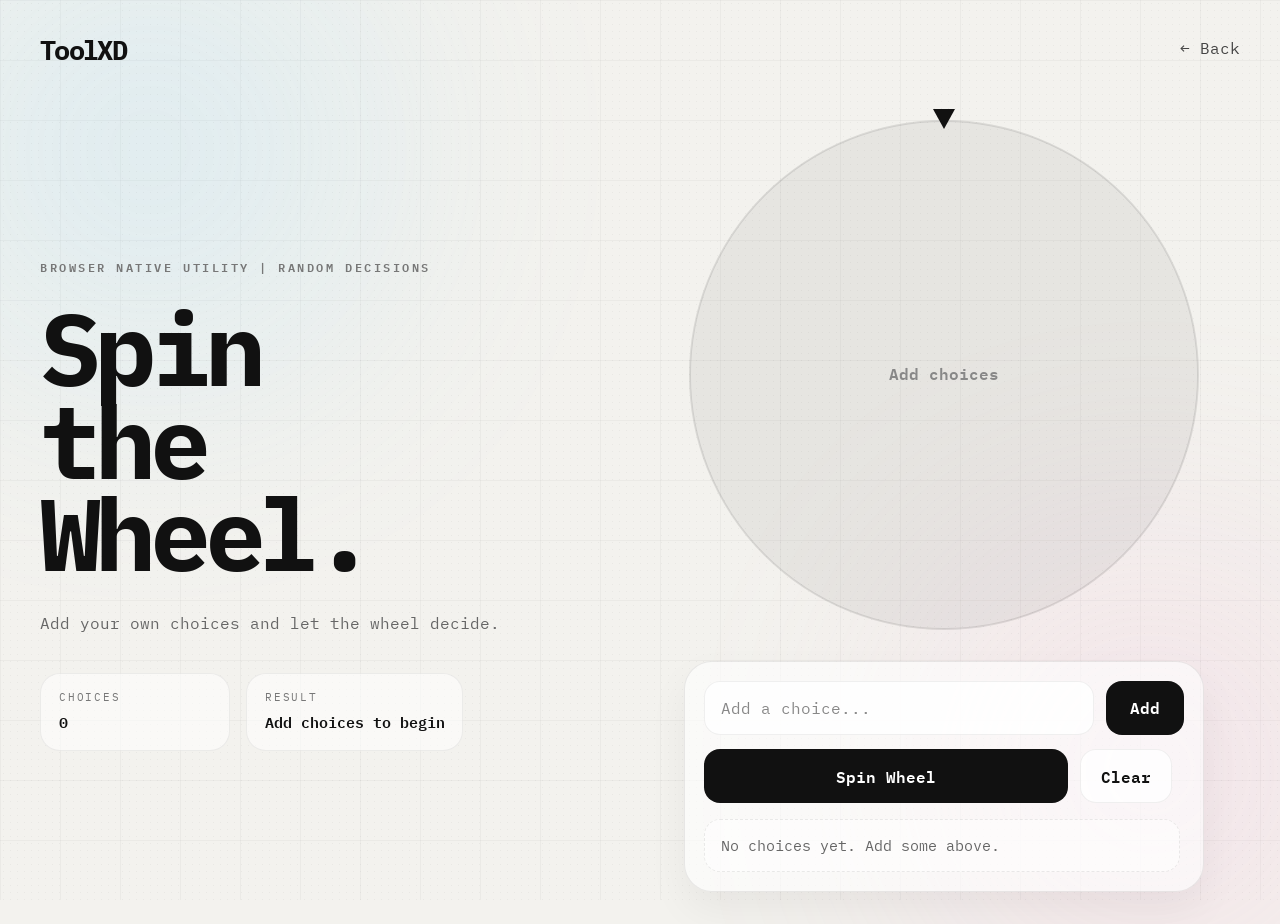
<file: tools/spinwheel/spinwheel.html>
<!DOCTYPE html>
<html lang="en">
<head>
    <meta charset="UTF-8" />
    <meta name="viewport" content="width=device-width, initial-scale=1.0" />
    <title>ToolXD • Spin Wheel</title>

    <link rel="stylesheet" href="../../css/global.css">
    <link rel="stylesheet" href="spinwheel.css">

    <link rel="preconnect" href="https://fonts.googleapis.com">
    <link rel="preconnect" href="https://fonts.gstatic.com" crossorigin>
    <link href="https://fonts.googleapis.com/css2?family=IBM+Plex+Mono:wght@500;600;700&display=swap" rel="stylesheet">
</head>

<body>
    <div class="bg-grid"></div>
    <div class="gradient gradient-1"></div>
    <div class="gradient gradient-2"></div>
    <div class="noise"></div>

    <main class="page">

      <nav>
        <div class="logo">ToolXD</div>
        <a href="../../index.html" class="back">← Back</a>
      </nav>

      <section class="layout">
        <div class="left">

          <div class="eyebrow">Browser Native Utility | Random Decisions</div>
          <h1>Spin <br>the Wheel. </h1>
          <p class="desc"> Add your own choices and let the wheel decide. </p>

          <div class="meta">
            <div class="meta-item">
              <span class="meta-label">Choices</span>
              <strong id="choiceCount">0</strong>
            </div>

            <div class="meta-item">
              <span class="meta-label">Result</span>
              <strong id="winnerText">Add choices to begin</strong>
            </div>

          </div>
        </div>

        <div class="right">
          <div class="wheel-frame">
            <div class="wheel-pointer"></div>
            <canvas id="wheel"></canvas>
          </div>

          <div class="controls">
            <div class="add-row">
              <input id="choiceInput" class="choice-input-main" type="text" placeholder="Add a choice..." maxlength="40" />
              <button id="addChoiceBtn" class="small-btn" type="button">Add</button>
            </div>

            <div class="action-row">
              <button id="spinBtn" class="generate" type="button">Spin Wheel</button>
              <button id="clearBtn" class="ghost-btn" type="button">Clear</button>
            </div>

            <div id="choicesList" class="choices-list"></div>
          </div>
        </div>

      </section>
    </main>
<script src="spinwheel.js"></script>
</body>
</html>
</file>
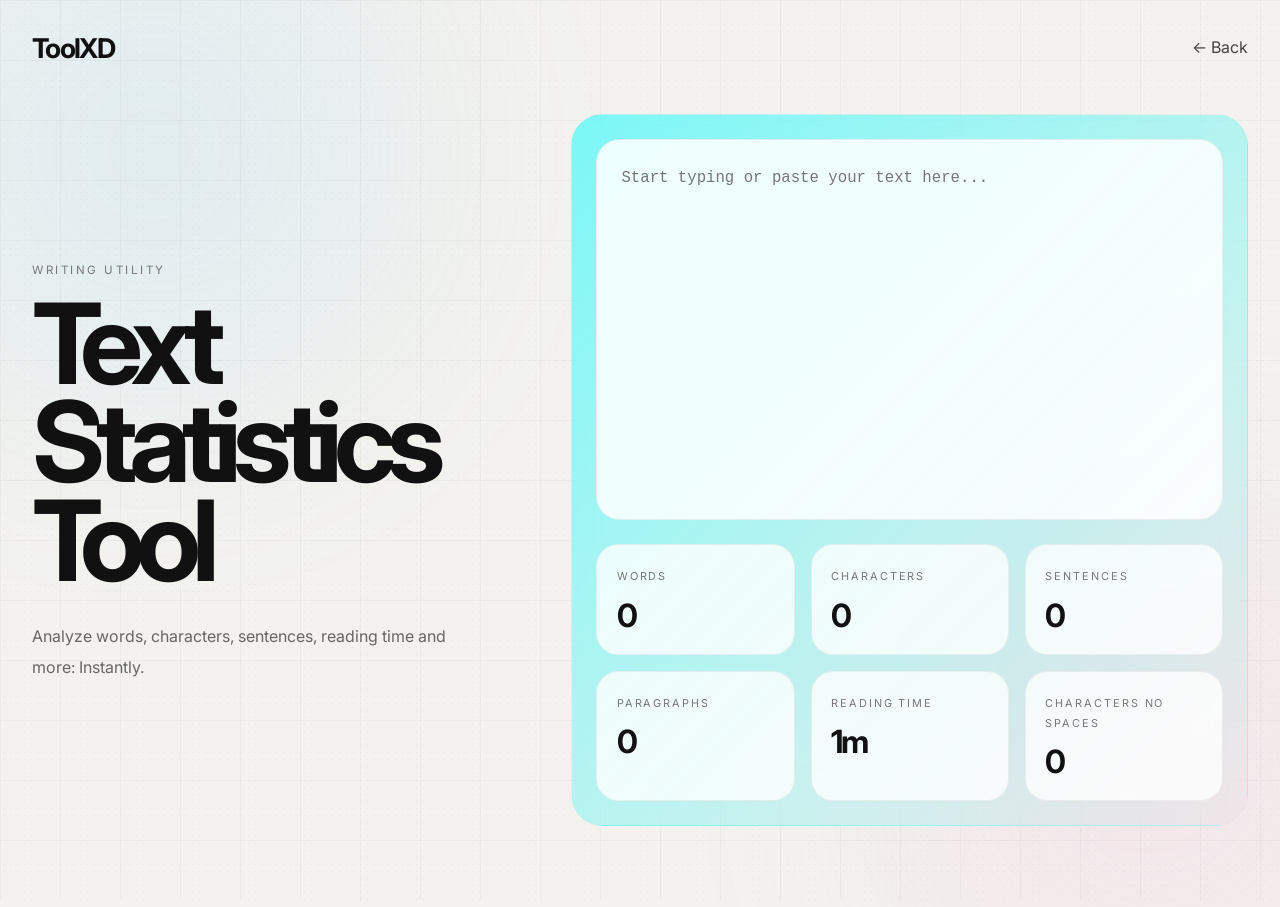
<file: tools/textstat/textstats.html>
<!DOCTYPE html>
<html lang="en">
<head>
    <meta charset="UTF-8">
    <meta name="viewport" content="width=device-width, initial-scale=1.0">
    <title>Text Stats • ToolXD</title>

    <link rel="stylesheet" href="../../css/global.css">
    <link rel="stylesheet" href="textstats.css">
    
    <link rel="preconnect" href="https://fonts.googleapis.com">
    <link rel="preconnect" href="https://fonts.gstatic.com" crossorigin>
    <link href="https://fonts.googleapis.com/css2?family=Inter:wght@300;400;500;600;700;800&display=swap" rel="stylesheet">
</head>

<body>
    <div class="bg-grid"></div>
    <div class="gradient gradient-1"></div>
    <div class="gradient gradient-2"></div>
    <div class="noise"></div>
    
    <header class="topbar">
      <div class="logo">ToolXD</div>
      <a href="../../index.html" class="back"> ← Back </a>
    </header>

    <main class="wrapper">

      <section class="hero">
        <span class="eyebrow">Writing Utility</span>
        <h1> Text <br> Statistics Tool </h1>
        <p> Analyze words, characters, sentences, reading time and more: Instantly. </p>
      </section>

      <section class="workspace panel">

        <div class="editor">
          <textarea id="textInput" placeholder="Start typing or paste your text here..."></textarea>
        </div>

        <div class="stats-grid">

          <div class="stat-card">
            <span class="label">Words</span>
            <h2 id="wordCount">0</h2>
          </div>

          <div class="stat-card">
            <span class="label">Characters</span>
            <h2 id="charCount">0</h2>
          </div>

          <div class="stat-card">
            <span class="label">Sentences</span>
            <h2 id="sentenceCount">0</h2>
          </div>

          <div class="stat-card">
            <span class="label">Paragraphs</span>
            <h2 id="paragraphCount">0</h2>
          </div>

          <div class="stat-card">
            <span class="label">Reading Time</span>
            <h2 id="readingTime">0m</h2>
          </div>

          <div class="stat-card">
            <span class="label">Characters No Spaces</span>
            <h2 id="charNoSpace">0</h2>

          </div>
        </div>
      </section>
      
    </main>

<script src="textstats.js"></script>
</body>
</html>
</file>
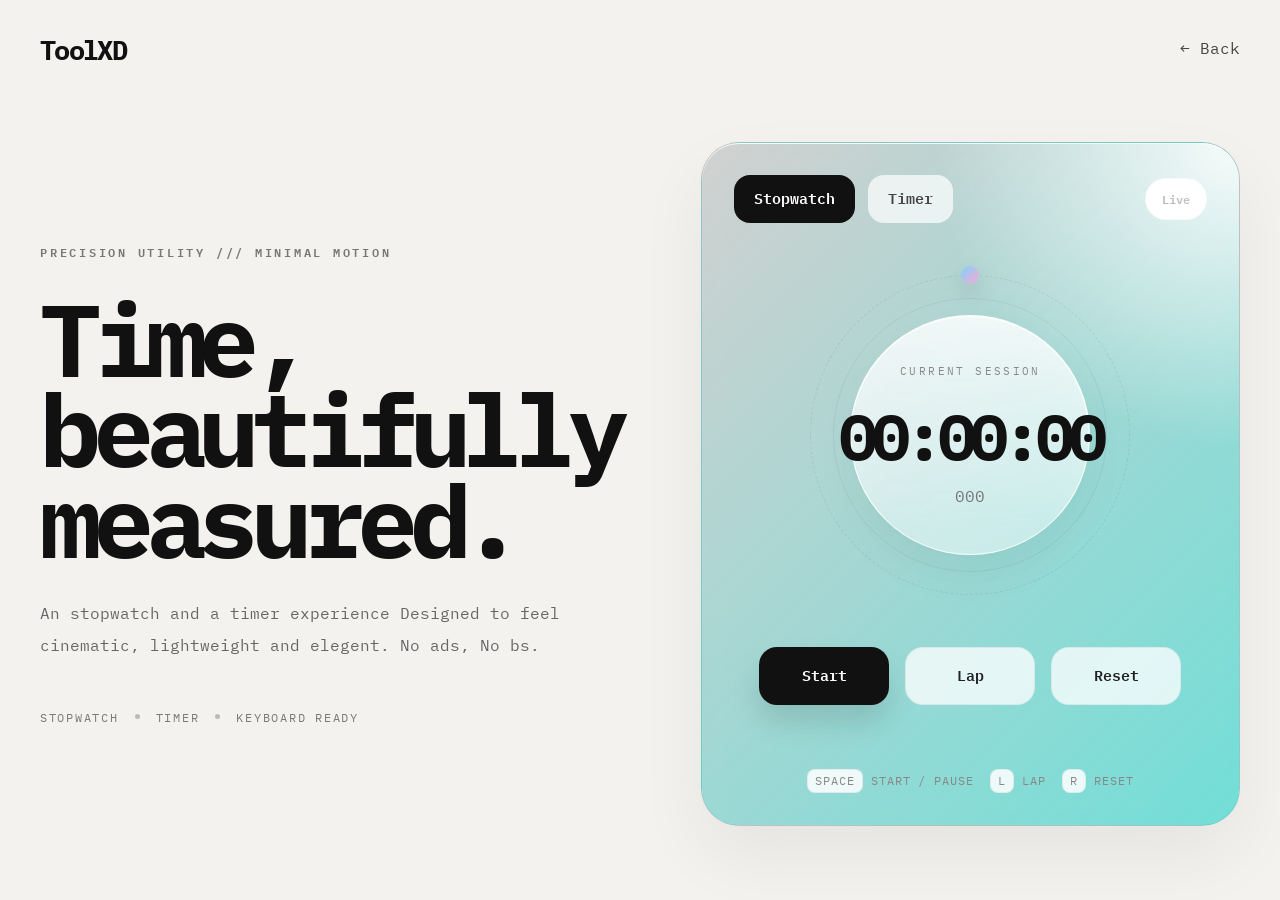
<file: tools/timer/timer.html>
<!DOCTYPE html>
<html lang="en">
<head>
      <meta charset="UTF-8" />
      <meta name="viewport" content="width=device-width, initial-scale=1.0" />
      
      <title>ToolXD • Stopwatch</title>

      <link rel="stylesheet" href="../../css/global.css">
      <link rel="stylesheet" href="timer.css">

      <link rel="preconnect" href="https://fonts.googleapis.com">
      <link rel="preconnect" href="https://fonts.gstatic.com" crossorigin>
      <link href="https://fonts.googleapis.com/css2?family=Inter:wght@300;400;500;600;700;800&display=swap" rel="stylesheet">
      <link href="https://fonts.googleapis.com/css2?family=IBM+Plex+Mono:wght@400;500;600&display=swap" rel="stylesheet">
</head>
<body>

  <main class="page">

    <nav>
      <div class="logo"> ToolXD </div>
      <a href="../../index.html" class="back">← Back</a>
    </nav>

    <section class="layout">

      <div class="editorial-left">
        <div class="eyebrow"> Precision Utility /// Minimal Motion </div>
        <h1> Time, <br> beautifully <br> measured. </h1>
        <p class="hero-text"> An stopwatch and a timer experience Designed to feel cinematic, lightweight and elegent. No ads, No bs. </p>
        <div class="meta-row">
          <span>Stopwatch</span>
          <span class="dot"></span>
          <span>Timer</span>
          <span class="dot"></span>
          <span>Keyboard Ready</span>
        </div>
      </div>

      <div class="timer-card">

        <div class="card-top">
          <div class="tabs">
            <button class="tab active" data-mode="stopwatch"> Stopwatch </button>
            <button class="tab" data-mode="timer"> Timer </button>
          </div>
          <div class="status-pill"> Live </div>
        </div>

        <div class="timer-stage">
          <div class="ring"></div>
          <div class="bubble" id="bubble"></div>
          <div class="display-wrap">
            <div class="tiny-label"> CURRENT SESSION </div>
            <div class="time" id="display"> 00:00:00 </div>
            <div class="ms" id="subDisplay"> 000 </div>
          </div>
        </div>

        <div class="timer-inputs" id="timerInputs">
          <input type="number" id="hours" min="0" value="0">
          <input type="number" id="minutes" min="0" value="5">
          <input type="number" id="seconds" min="0" value="0">
        </div>

        <div class="controls">
          <button class="btn primary" id="startBtn"> Start </button>
          <button class="btn secondary" id="lapBtn"> Lap </button>
          <button class="btn secondary" id="resetBtn"> Reset </button>
        </div>

        <div class="laps" id="laps"></div>

        <div class="shortcuts">
          <span>
            <kbd>Space</kbd> Start / Pause </span>
          <span id="lapShortcut">
            <kbd>L</kbd> Lap </span>
          <span>
            <kbd>R</kbd> Reset </span>
        </div>

      </div>
    </section>
  </main>

<script src="timer.js"></script>
</body>
</html>
</file>
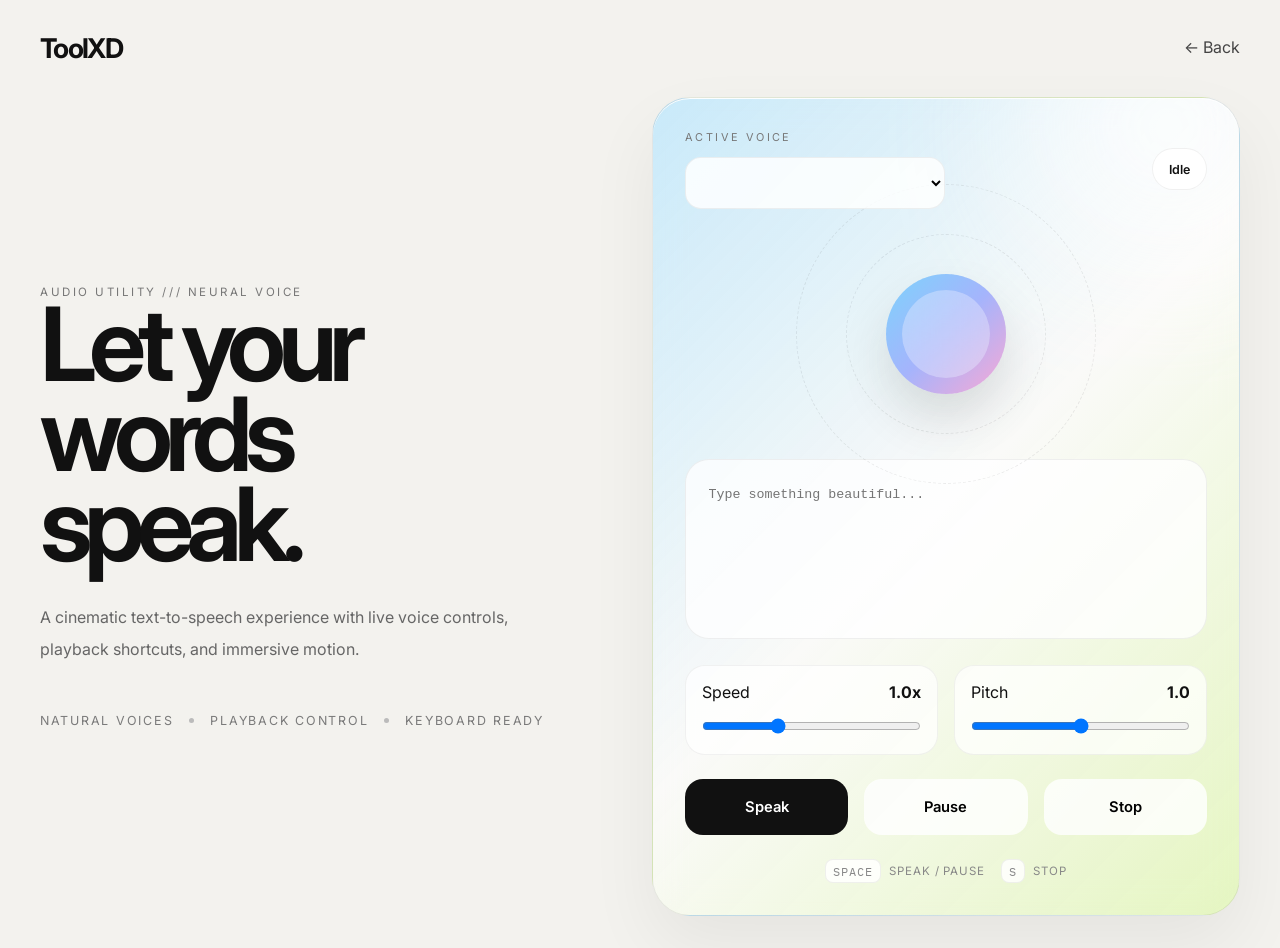
<file: tools/tts/tts.html>
<!DOCTYPE html>
<html lang="en">
<head>
    <meta charset="UTF-8">
    <meta name="viewport" content="width=device-width, initial-scale=1.0">
    <title>ToolXD • Text To Speech</title>

    <link rel="stylesheet" href="../../css/global.css">
    <link rel="stylesheet" href="tts.css">
    
    <link rel="preconnect" href="https://fonts.googleapis.com">
    <link rel="preconnect" href="https://fonts.gstatic.com" crossorigin>
    <link href="https://fonts.googleapis.com/css2?family=Inter:wght@300;400;500;600;700;800&display=swap" rel="stylesheet">
    <link href="https://fonts.googleapis.com/css2?family=IBM+Plex+Mono:wght@400;500;600&display=swap" rel="stylesheet">
</head>
  <body>
    <main class="page">

      <nav>
        <div class="logo">ToolXD</div>
        <a href="../../index.html" class="back"> ← Back </a>
      </nav>

      <section class="layout">

        <div class="editorial-left">
          <div class="eyebrow"> Audio Utility /// Neural Voice </div>
          <h1> Let your <br> words <br> speak. </h1>
          <p class="hero-text"> A cinematic text-to-speech experience with live voice controls, playback shortcuts, and immersive motion. </p>
          <div class="meta-row">
            <span>Natural Voices</span>
            <span class="dot"></span>
            <span>Playback Control</span>
            <span class="dot"></span>
            <span>Keyboard Ready</span>
          </div>
        </div>

        <div class="speech-card">
          <div class="card-glow"></div>

          <div class="card-top">
            <div>
              <div class="tiny-label"> ACTIVE VOICE </div>
              <select id="voiceSelect"></select>
            </div>
            <div class="status-pill" id="status"> Idle </div>
          </div>

          <div class="wave-stage">
            <div class="wave wave-1"></div>
            <div class="wave wave-2"></div>
            <div class="wave wave-3"></div>
            <div class="orb">
              <div class="orb-inner"></div>
            </div>
          </div>

          <div class="editor">
            <textarea id="textInput" placeholder="Type something beautiful..."></textarea>
          </div>

          <div class="controls-grid">
            <div class="slider-card">
              <div class="slider-top">
                <span>Speed</span>
                <strong id="speedValue">1.0x</strong>
              </div>
              <input type="range" id="speed" min="0.5" max="2" step="0.1" value="1">
            </div>
            <div class="slider-card">
              <div class="slider-top">
                <span>Pitch</span>
                <strong id="pitchValue">1.0</strong>
              </div>
              <input type="range" id="pitch" min="0" max="2" step="0.1" value="1">
            </div>
          </div>

          <div class="actions">
            <button id="speakBtn" class="btn primary"> Speak </button>
            <button id="pauseBtn" class="btn secondary"> Pause </button>
            <button id="stopBtn" class="btn secondary"> Stop </button>
          </div>

          <div class="shortcuts">
            <span>
              <kbd>Space</kbd> Speak / Pause </span>
            <span>
              <kbd>S</kbd> Stop </span>
          </div>

        </div>
      </section>

    </main>

<script src="tts.js"></script>
</body>
</html>
</file>
<file: css/global.css>
* {
  margin: 0;
  padding: 0;
  box-sizing: border-box;
}
:root {
  --bg: #f3f2ee;
  --card: rgba(255, 255, 255, 0.72);
  --panel: rgba(255, 255, 255, 0.7);
  --border: rgba(0, 0, 0, 0.08);
  --border-light: rgba(0, 0, 0, 0.06);
  --text: #111;
  --muted: #666;
  --muted-strong: #777;
  --accent: #2453ff;
  --accent-soft: rgba(36, 83, 255, 0.1);
  --radius-sm: 18px;
  --radius-md: 24px;
  --radius-lg: 32px;
  --space-1: 0.5rem;
  --space-2: 1rem;
  --space-3: 2rem;
  --space-4: 4rem;
  --shadow: 0 18px 40px rgba(0, 0, 0, 0.05);
  --blur: 12px;
  --transition: transform 0.3s ease, 
  border-color 0.35s ease, 
  box-shadow 0.35s ease;
}
html {
  scroll-behavior: smooth;
}
body {
  min-height: 100vh;
  background: var(--bg);
  color: var(--text);
  font-family: "Inter", sans-serif;
  overflow-x: hidden;
  position: relative;
}
a {
  color: inherit;
  text-decoration: none;
}
button,
input,
select {
  font: inherit;
}
button {
  cursor: pointer;
}
::selection {
  background: #000000;
  color: #ffffff;
}
.bg-grid,
.grid,
.noise,
.gradient,
.ambient {
  position: fixed;
  pointer-events: none;
  z-index: 0;
}
.bg-grid,
.grid,
.noise {
  inset: 0;
}
.bg-grid,
.grid {
  background-image: 
    linear-gradient(rgba(0, 0, 0, 0.03) 1px, transparent 1px),
    linear-gradient(90deg, rgba(0, 0, 0, 0.03) 1px, transparent 1px);
  background-size: 60px 60px;
}
.noise {
  opacity: 0.04;
  background-image: radial-gradient(#000 0.5px, transparent 0.5px);
  background-size: 7px 7px;
}
.gradient {
  width: 500px;
  height: 500px;
  border-radius: 999px;
  filter: blur(120px);
  opacity: 0.15;
}
.gradient-1 {
  background: #7dd3fc;
  top: -100px;
  left: -100px;
}
.gradient-2 {
  background: #f9a8d4;
  right: -120px;
  bottom: -120px;
}
.ambient {
  border-radius: 50%;
  filter: blur(90px);
  opacity: 0.5;
}
.ambient-1 {
  width: 520px;
  height: 520px;
  background: rgba(36, 83, 255, 0.15);
  top: -160px;
  right: -160px;
}
.ambient-2 {
  width: 420px;
  height: 420px;
  background: rgba(0, 0, 0, 0.05);
  bottom: -120px;
  left: -120px;
}
nav,
.topbar {
  display: flex;
  align-items: center;
  justify-content: space-between;
}
.logo {
  font-size: 1.7rem;
  font-weight: 700;
  letter-spacing: -0.06em;
}
.back {
  color: #444;
  font-size: 1rem;
  padding-bottom: 0.2rem;
}
.eyebrow,
.label {
  text-transform: uppercase;
  color: var(--muted-strong);
}
.eyebrow {
  font-size: 0.72rem;
  letter-spacing: 0.22em;
}
.label {
  font-size: 0.68rem;
  letter-spacing: 0.18em;
}
.panel {
  background: var(--panel);
  border: 1px solid var(--border);
  border-radius: var(--radius-lg);
  backdrop-filter: blur(20px);
}
.primary,
.generate,
.tab.active {
  background: #111;
  color: #fff;
}

@media (max-width: 1200px) {
  body {
    overflow-y: auto;
  }
}
</file>
<file: css/style.css>
header {
  padding: 2rem;
  position: relative;
  z-index: 2;
}
.nav-links {
  display: flex;
  gap: 2rem;
}
.nav-links a {
  font-size: 0.95rem;
  color: var(--muted);
}
.hero {
  padding-top: 6rem;
  max-width: 800px;
}
.hero h1 {
  font-size: clamp(4rem, 10vw, 8rem);
  line-height: 0.9;
  letter-spacing: -0.08em;
}
.hero-text {
  margin-top: 2rem;
  max-width: 600px;
  font-size: 1.1rem;
  line-height: 1.8;
  color: var(--muted);
}
footer {
  position: relative;
  z-index: 2;
  padding: 2rem;
  display: flex;
  align-items: center;
  justify-content: right;
  color: var(--muted);
  font-size: 0.9rem;
}

@media (max-width: 900px) {
  .hero {
    padding-top: 4rem;
  }
  .hero h1 {
    font-size: clamp(3rem, 12vw, 5rem);
  }
  .content {
    left: 1.5rem;
    bottom: 1.5rem;
  }
    footer {
    flex-direction: column;
    gap: 1rem;
    text-align: center;
  }
}
</file>
<file: css/card.css>
.bento-grid {
  display: grid;
  grid-template-columns: repeat(12, 1fr);
  grid-auto-rows: 120px;
  gap: 1rem;
  padding: 2rem;
}

.password-card {grid-column: span 2;grid-row: span 3;}
.hash-card {grid-column: span 3;grid-row: span 2;}
.qr-card {grid-column: span 3;grid-row: span 2;}
.timer-card {grid-column: span 2;grid-row: span 3;}
.world-card {grid-column: span 2;grid-row: span 3;}
.counter-card {grid-column: span 3;grid-row: span 2;}
.speech-card {grid-column: span 3;grid-row: span 2;}
.metadata-card {grid-column: span 2;grid-row: span 4;}
.wheel-card {grid-column: span 3;grid-row: span 2;}
.palette-card {grid-column: span 6;grid-row: span 2;}


.card {
  position: relative;
  overflow: hidden;
  padding: var(--space-3);
  border-radius: var(--radius-lg);
  background: var(--card);
  border: 1px solid var(--border);
  backdrop-filter: blur(var(--blur));
  transition: var(--transition);
  display: flex;
  flex-direction: column;
}
.card:hover {
  transform: translateY(-12px);
  border-color: rgba(0, 0, 0, 0.12);
}
.preview {
  flex: 1;
}
.content {
  margin-top: auto;
}
.content h3 {
  font-size: 1.35rem;
  letter-spacing: -0.05em;
}
.content p {
  margin-top: 0.5rem;
  max-width: 260px;
  line-height: 1.6;
  color: var(--muted);
}
.password-preview {
  width: 220px;
  padding: 18px;
  border-radius: 18px;
  border: 1px solid rgba(0,0,0,.08);
  background: rgba(255,255,255,.55);
  display: flex;
  flex-direction: column;
  gap: 14px;
}
.password-dots {
  display: flex;
  gap: 10px;
}
.password-dots span {
  width: 10px;
  height: 10px;
  border-radius: 50%;
  background: #111;
}
.password-line {
  height: 10px;
  width: 69%;
  border-radius: 69px;
  background: rgba(0,0,0,.08);
}
.password-preview::after {
  content: "*******";
  font-size: 1rem;
  letter-spacing: .25em;
  color: #11111180;
}
.timer-preview {
  display: flex;
  align-items: center;
  justify-content: center;
}
.timer-circle {
  width: 130px;
  height: 130px;
  position: relative;
  border-radius: 999px;
  border: 10px solid rgba(0, 0, 0, 0.08);
}
.timer-hand {
  position: absolute;
  width: 4px;
  height: 40px;
  background: #111;
  left: 50%;
  top: 18px;
  transform: translateX(-50%);
  border-radius: 999px;
}
.fake-window {
  width: 100%;
  max-width: 260px;
  overflow: hidden;
  border-radius: 18px;
  background: rgba(255, 255, 255, 0.6);
  border: 1px solid var(--border-light);
}
.window-top {
  display: flex;
  gap: 0.4rem;
  padding: 0.8rem;
  border-bottom: 1px solid var(--border-light);
}
.window-top span {
  width: 10px;
  height: 10px;
  border-radius: 999px;
  background: rgba(0, 0, 0, 0.15);
}
.window-lines {
  padding: 1rem;
}
.window-lines div {
  height: 10px;
  margin-bottom: 0.7rem;
  border-radius: 999px;
  background: rgba(0, 0, 0, 0.06);
}
.window-lines div:nth-child(2) {
  width: 70%;
}
.window-lines div:nth-child(3) {
  width: 40%;
}
.speech-preview {
  display: flex;
  align-items: flex-end;
  gap: 10px;
  height: 90px;
}
.speech-preview span {
  width: 14px;
  border-radius: 999px;
  background: #111;
  opacity: 0.7;
}
.speech-preview span:nth-child(1) {
  height: 30px;
}
.speech-preview span:nth-child(2) {
  height: 60px;
}
.speech-preview span:nth-child(3) {
  height: 80px;
}
.speech-preview span:nth-child(4) {
  height: 45px;
}
.counter-preview h2 {
  font-size: 4rem;
  line-height: 1;
  letter-spacing: -0.08em;
}
.counter-preview p {
  margin-top: 0.5rem;
  font-size: 0.8rem;
  letter-spacing: 0.2em;
  color: var(--muted);
}
.world-icon {
  width: 72px;
  height: 72px;
  border: 4px solid rgba(0, 0, 0, 0.6);
  border-radius: 50%;
  position: relative;
}
.world-icon::before {
  content: "";
  position: absolute;
  inset: 0;
  border-radius: 50%;
  background: linear-gradient(rgba(0, 0, 0, 0.3), rgba(0, 0, 0, 0.3)) center/2px
      100% no-repeat,
    linear-gradient(rgba(0, 0, 0, 0.3), rgba(0, 0, 0, 0.3)) center/100% 2px
      no-repeat;
}
.world-icon::after {
  content: "";
  position: absolute;
  left: 50%;
  top: 0;
  width: 36px;
  height: 64px;
  transform: translateX(-50%);
  border: 2px solid rgba(0, 0, 0, 0.3);
  border-radius: 50%;
}
.clock {
  position: absolute;
  right: -4px;
  bottom: -4px;
  width: 24px;
  height: 24px;
  border: 3px solid rgba(0, 0, 0, 0.6);
  border-radius: 50%;
  background: #fff;
}
.clock::before {
  content: "";
  position: absolute;
  width: 2px;
  height: 7px;
  background: rgba(0, 0, 0, 0.6);
  left: 50%;
  top: 4px;
  transform: translateX(-50%);
}
.clock::after {
  content: "";
  position: absolute;
  width: 6px;
  height: 2px;
  background: rgba(0, 0, 0, 0.6);
  left: 50%;
  top: 50%;
}
.hash-preview {
  display: flex;
  align-items: center;
  gap: 0.8rem;
  font-size: 2rem;
  font-weight: 700;
  letter-spacing: -0.05em;
  opacity: 0.6;
}
.palette {
  display: flex;
  height: 100px;
  overflow: hidden;
  border-radius: 18px;
}
.palette span {
  flex: 1;
}

.palette span:nth-child(1) {
  background: #dbeafe;
}
.palette span:nth-child(2) {
  background: #bfdbfe;
}
.palette span:nth-child(3) {
  background: #93c5fd;
}
.palette span:nth-child(4) {
  background: #60a5fa;
}

.wheel-preview{
  display:flex;
  justify-content:center;
}
.wheel-circle{
  width:130px;
  height:130px;
  position:relative;
  border-radius:50%;
  border:10px solid rgba(0,0,0,.08);
  bottom: 18px;
}
.wheel-hand{
  position:absolute;
  left:50%;
  top:50%;
  width:4px;
  height:42px;
  background:#111;
  border-radius:999px;
  transform-origin:bottom;
  transform:translate(-50%,-100%) rotate(35deg);
}
.wheel-pointer{
  position:absolute;
  top:10px;
  width:0;
  height:0;
  border-left:8px solid transparent;
  border-right:8px solid transparent;
  border-top:14px solid #111;
}
.qr-preview{
  display:flex;
  justify-content:center;
}
.qr-icon{
  width:120px;
  height:120px;
  border-radius:22px;
  background:
    linear-gradient(#111 0 0) 18px 18px/22px 22px no-repeat,
    linear-gradient(#111 0 0) calc(100% - 40px) 18px/22px 22px no-repeat,
    linear-gradient(#111 0 0) 18px calc(100% - 40px)/22px 22px no-repeat;
  border:8px solid rgba(0,0,0,.08);
  position:relative;
  bottom: 20px;
}
.qr-icon span{
  position:absolute;
  width:18px;
  height:18px;
  background:#111;
  left:50%;
  top:50%;
  transform:translate(-50%,-50%);
}

@media (max-width: 900px) {
  .bento-grid {
    grid-template-columns: 1fr;
    grid-auto-rows: 240px;
  }
  .card {
    grid-column: span 1 !important;
    grid-row: span 1 !important;
  }
}
</file>
<file: tools/hashgen/hashgen.css>
body {
  min-height: 100vh;
  overflow: hidden;
  padding: 2rem;
}
.topbar {
  position: relative;
  z-index: 5;
}
.wrapper {
  position: relative;
  z-index: 2;
  height: calc(100vh - 90px);
  display: grid;
  grid-template-columns: 0.9fr 1.2fr;
  gap: 2rem;
  align-items: center;
}
.hero h1 {
  margin-top: 1rem;
  font-size: clamp(4rem, 9vw, 7rem);
  line-height: 0.88;
  letter-spacing: -0.08em;
}
.hero p {
  margin-top: 2rem;
  max-width: 420px;
  color: var(--muted);
  line-height: 1.9;
}
.workspace {
  padding: 1.5rem;
  height: 88%;
  display: flex;
  flex-direction: column;
  background: linear-gradient(
    135deg,
    rgba(255, 255, 255, 0.75),
    rgba(113, 114, 111, 0.6)
    );
  border: 1px solid rgba(113, 114, 111, 0.5);
  backdrop-filter: blur(24px);
}
.toolbar {
  display: flex;
  gap: 1rem;
}
select {
  flex: 1;
  height: 56px;
  border: none;
  outline: none;
  border-radius: 18px;
  padding: 0 1rem;
  background: #fff;
  border: 1px solid var(--border);
}
.generate {
  height: 56px;
  padding: 0 1.5rem;
  border: none;
  border-radius: 18px;
  font-weight: 600;
}
.editor {
  flex: 1;
  margin-top: 1.5rem;
  display: flex;
  flex-direction: column;
}
textarea {
  width: 100%;
  flex: 1;
  border: none;
  resize: none;
  outline: none;
  border-radius: 24px;
  padding: 1.4rem;
  background: rgba(255, 255, 255, 0.85);
  border: 1px solid var(--border-light);
  line-height: 1.8;
  color: var(--text);
  transition: var(--transition);
}
textarea:focus {
  border-color: rgba(36, 83, 255, 0.2);
  box-shadow: 0 0 0 5px rgba(36, 83, 255, 0.06);
}
.upload-row {
  margin-top: 1rem;
  display: flex;
  align-items: center;
  gap: 0.8rem;
}
.upload-btn {
  height: 46px;
  padding: 0 1rem;
  border-radius: 14px;
  background: #fff;
  border: 1px solid var(--border);
  display: flex;
  align-items: center;
  cursor: pointer;
  white-space: nowrap;
  transition: var(--transition);
}
.upload-btn:hover {
  transform: translateY(-2px);
}
.file-info {
  flex: 1;
  height: 46px;
  padding: 0 1rem;
  border-radius: 14px;
  background: rgba(255, 255, 255, 0.7);
  border: 1px solid var(--border-light);
  display: flex;
  align-items: center;
  overflow: hidden;
  white-space: nowrap;
  text-overflow: ellipsis;
  color: var(--muted);
  font-size: 0.92rem;
}
.remove-file {
  height: 46px;
  padding: 0 1rem;
  border: none;
  border-radius: 14px;
  background: rgba(0, 0, 0, 0.05);
  transition: var(--transition);
}
.remove-file:hover {
  transform: translateY(-2px);
}
.output {
  margin-top: 1.5rem;
  padding: 1.2rem;
  border-radius: 24px;
  background:
    linear-gradient(
      180deg,
      rgba(255, 255, 255, 0.82),
      rgba(27, 209, 200, 0.03)
    );
  border: 1px solid var(--border-light);
}
.output-top {
  display: flex;
  align-items: center;
  justify-content: space-between;
  margin-bottom: 1rem;
}
.copy-btn {
  height: 42px;
  padding: 0 1rem;
  border-radius: 14px;
  border: 1px solid var(--border);
  background: #fff;
}
.hash-output {
  min-height: 90px;
  max-height: 130px;
  overflow: auto;
  overflow-wrap: anywhere;
  line-height: 1.8;
  font-size: 0.94rem;
}
.copied {
  background: rgba(34, 197, 94, 0.1);
}

@media (max-width: 980px) {
  body {
    overflow: auto;
    padding: 1.25rem;
  }
  .wrapper {
    grid-template-columns: 1fr;
    height: auto;
    gap: 1.5rem;
    padding-bottom: 2rem;
  }
  .hero h1 {
    font-size: clamp(3rem, 14vw, 5rem);
  }
  .workspace {
    height: auto;
  }
  textarea {
    min-height: 260px;
  }
}
</file>
<file: tools/metadata/metadataview.css>
.page {
  position: relative;
  z-index: 2;
  padding: 2rem;
}
nav {
  justify-content: flex-end;
  margin-bottom: 3rem;
}
.hero-top {
  display: grid;
  grid-template-columns: 1fr 390px;
  gap: 3rem;
  align-items: end;
}
.eyebrow {
  margin-bottom: 1.4rem;
}
h1 {
  font-size: clamp(4rem, 9vw, 8rem);
  line-height: 0.95;
  letter-spacing: -0.08em;
}
.upload-card {
  position: relative;
}
.upload-zone {
  position: relative;
  display: flex;
  flex-direction: column;
  justify-content: space-between;
  min-height: 320px;
  padding: 2rem;
  border-radius: 32px;
  cursor: pointer;
  background:
    linear-gradient(
      225deg,
      rgba(220, 220, 69, 0.69),
      rgba(27, 209, 200, 0.03)
    );
  border: 1px solid rgba(27, 209, 200, 0.07);
  backdrop-filter: blur(10px);
  box-shadow: var(--shadow);
  overflow: hidden;
  transition: transform 0.25s ease, border-color 0.25s ease,
    box-shadow 0.25s ease;
}
.upload-zone:hover {
  transform: translateY(-3px);
  border-color: rgba(0, 0, 0, 0.1);
  box-shadow: 0 22px 50px rgba(0, 0, 0, 0.06);
}
.upload-zone::before {
  content: "";
  position: absolute;
  width: 180px;
  height: 180px;
  border-radius: 50%;
  border: 1px dashed rgba(0, 0, 0, 0.08);
  top: 50%;
  left: 50%;
  transform: translate(-50%, -50%);
}
.upload-zone input {
  display: none;
}
.upload-top,
.upload-center,
.upload-bottom {
  position: relative;
  z-index: 2;
}
.upload-mini {
  width: max-content;
  padding: 0.55rem 1rem;
  border-radius: 999px;
  background: #111;
  color: #fff;
  font-size: 0.72rem;
  text-transform: uppercase;
  letter-spacing: 0.14em;
}
.upload-center {
  display: flex;
  align-items: center;
  justify-content: center;
}
.upload-icon {
  width: 82px;
  height: 82px;
  border-radius: 22px;
  background: rgba(255, 255, 255, 0.82);
  border: 1px solid rgba(0, 0, 0, 0.06);
  display: flex;
  align-items: center;
  justify-content: center;
  font-size: 2rem;
  box-shadow: 0 10px 25px rgba(0, 0, 0, 0.05);
}
.upload-title {
  font-size: 2rem;
  font-weight: 600;
  letter-spacing: -0.05em;
  margin-bottom: 0.7rem;
}
.upload-zone p {
  line-height: 1.7;
  color: var(--muted);
  max-width: 260px;
}
.viewer-layout {
  margin-top: 4rem;
  display: grid;
  grid-template-columns: 320px 1fr;
  gap: 2rem;
}
.sidebar {
  display: flex;
  flex-direction: column;
  gap: 1rem;
}
.sidebar-block {
  padding: 1.5rem;
  border-radius: 24px;
  background:
    linear-gradient(
      135deg,
      rgba(220, 220, 69, 0.69),
      rgba(255, 255, 255, 0.62)
    );
  border: 1px solid var(--border);
  backdrop-filter: blur(10px);
  transition: transform 0.2s ease, border-color 0.2s ease;
}
.sidebar-block:hover {
  transform: translateY(-2px);
  border-color: rgba(0, 0, 0, 0.1);
}
.label {
  display: block;
  font-size: 0.7rem;
  text-transform: uppercase;
  letter-spacing: 0.18em;
  color: #888;
  margin-bottom: 1rem;
}
.sidebar h3 {
  font-size: 1rem;
  line-height: 1.6;
  font-weight: 600;
  word-break: break-word;
}
.sidebar small {
  display: block;
  margin-top: 0.7rem;
  color: #777;
  font-size: 0.82rem;
  line-height: 1.5;
}
.metadata-panel {
  padding: 2rem;
  border-radius: 32px;
    background:
    linear-gradient(
      0deg,
      rgba(220, 220, 69, 0.42),
      rgba(0, 0, 0, 0.001)
    );
  border: 1px solid rgba(0, 0, 0, 0.06);
  backdrop-filter: blur(10px);
  box-shadow: var(--shadow);
}
.panel-top {
  display: flex;
  align-items: flex-start;
  justify-content: space-between;
  gap: 2rem;
  margin-bottom: 2rem;
}
.small {
  margin-bottom: 0.8rem;
}
h2 {
  font-size: 2.4rem;
  letter-spacing: -0.05em;
}
.status {
  padding: 0.8rem 1rem;
  border-radius: 999px;
  background: rgba(255, 255, 255, 0.8);
  border: 1px solid var(--border);
  font-size: 0.8rem;
  font-weight: 600;
}
.raw-output {
  margin-top: 2rem;
  height: 650px;
  overflow: auto;
  padding: 1.5rem;
  border-radius: 24px;
  background: rgba(255, 255, 255, 0.5);
  border: 1px solid rgba(0, 0, 0, 0.05);
  font-family: "IBM Plex Mono", monospace;
  font-size: 0.83rem;
  line-height: 1.85;
  color: #222;
  white-space: pre-wrap;
  word-break: break-word;
  scrollbar-width: thin;
}
.raw-output::-webkit-scrollbar {
  width: 10px;
}
.raw-output::-webkit-scrollbar-thumb {
  background: rgba(0, 0, 0, 0.1);
  border-radius: 999px;
}
.metadata-grid {
  display: grid;
  grid-template-columns: repeat(2, 1fr);
  gap: 1rem;
}
.meta-item {
  padding: 1.4rem;
  border-radius: 22px;
  background: rgba(255, 255, 255, 0.66);
  border: 1px solid rgba(0, 0, 0, 0.05);
}
.meta-key {
  font-size: 0.72rem;
  text-transform: uppercase;
  letter-spacing: 0.14em;
  color: #888;
  margin-bottom: 0.9rem;
}
.meta-value {
  font-size: 1rem;
  line-height: 1.7;
  color: #222;
  word-break: break-word;
}
.empty-state {
  grid-column: 1/-1;
  padding: 4rem 2rem;
  text-align: center;
  color: #777;
  border: 1px dashed rgba(0, 0, 0, 0.08);
  border-radius: 24px;
}
.upload-zone.dragging {
  transform: translateY(-4px) scale(1.01);
  border-color: rgba(0, 0, 0, 0.14);
  background: rgba(255, 255, 255, 0.82);
  box-shadow: 0 28px 60px rgba(0, 0, 0, 0.08);
}

.upload-zone.dragging::before {
  border-color: rgba(0, 0, 0, 0.18);
}

@media (max-width: 980px) {
  .hero-top {
    grid-template-columns: 1fr;
  }
  .viewer-layout {
    grid-template-columns: 1fr;
  }
  .metadata-grid {
    grid-template-columns: 1fr;
  }
  h1 {
    font-size: clamp(3rem, 14vw, 5rem);
  }
  .page {
    padding: 1.2rem;
  }
  .upload-zone {
    min-height: 280px;
  }
  .panel-top {
    flex-direction: column;
  }
}
</file>
<file: tools/palette/palette.css>
body {
  min-height: 100vh;
  overflow: hidden;
  padding: 2rem;
}
.topbar {
  position: relative;
  z-index: 5;
}
.wrapper {
  position: relative;
  z-index: 2;
  height: calc(100vh - 90px);
  display: grid;
  grid-template-columns: 0.85fr 1.2fr;
  gap: 2rem;
  align-items: center;
}
.hero h1 {
  margin-top: 1rem;
  font-size: clamp(4rem, 9vw, 7rem);
  line-height: 0.88;
  letter-spacing: -0.08em;
}
.hero p {
  margin-top: 2rem;
  max-width: 460px;
  line-height: 1.9;
  color: var(--muted);
}
.controls {
  margin-top: 2rem;
  display: flex;
  gap: 1rem;
}
input[type="color"] {
  width: 70px;
  height: 58px;
  border: none;
  background: none;
  cursor: pointer;
}
input[type="color"]::-webkit-color-swatch {
  border: none;
  border-radius: 18px;
}
#hexInput {
  flex: 1;
  height: 58px;
  border: none;
  outline: none;
  padding: 0 1rem;
  border-radius: 18px;
  background: rgba(255, 255, 255, 0.8);
  border: 1px solid var(--border);
}
#generateBtn {
  height: 58px;
  padding: 0 1.4rem;
  border: none;
  border-radius: 18px;
  background: #111;
  color: #fff;
  font-weight: 600;
}
.preset-row {
  margin-top: 1.5rem;
  display: flex;
  gap: 0.8rem;
  flex-wrap: wrap;
}
.preset {
  width: 42px;
  height: 42px;
  border: none;
  border-radius: 14px;
  cursor: pointer;
  transition: var(--transition);
}
.preset:hover {
  transform: scale(1.08);
}
.studio {
  height: 88%;
  padding: 1.2rem;
  display: flex;
  flex-direction: column;
  background: rgba(255, 255, 255, 0.58);
  backdrop-filter: blur(24px);
}
.palette-grid {
  flex: 1;
  display: grid;
  grid-template-columns: repeat(5, 1fr);
  gap: 1rem;
}
.palette-card {
  border-radius: 28px;
  overflow: hidden;
  display: flex;
  flex-direction: column;
  border: 1px solid var(--border-light);
  background: rgba(255, 255, 255, 0.7);
}
.palette-color {
  flex: 1;
}
.palette-info {
  padding: 1rem;
  background: rgba(255, 255, 255, 0.88);
}
.palette-info button {
  width: 100%;
  height: 44px;
  border: none;
  border-radius: 14px;
  background: rgba(0, 0, 0, 0.05);
  font-weight: 600;
  letter-spacing: 0.04em;
}
.bottom-grid {
  margin-top: 1rem;
  display: grid;
  grid-template-columns: 1fr 1fr;
  gap: 1rem;
}
.info-card {
  padding: 1.2rem;
  border-radius: 24px;
  background: rgba(255, 255, 255, 0.72);
  border: 1px solid var(--border-light);
}
.info-list {
  margin-top: 1rem;
  display: flex;
  flex-direction: column;
  gap: 1rem;
}
.info-list div {
  display: flex;
  justify-content: space-between;
  gap: 1rem;
}
.info-list span {
  color: var(--muted);
}
.style-grid {
  margin-top: 1rem;
  display: grid;
  grid-template-columns: repeat(2, 1fr);
  gap: 0.8rem;
}
.style-btn {
  height: 48px;
  border: none;
  border-radius: 16px;
  background: rgba(0, 0, 0, 0.05);
  transition: var(--transition);
}
.style-btn.active {
  background: #111;
  color: #fff;
}
.copied {
  background: rgba(34, 197, 94, 0.12) !important;
}

@media (max-width: 1100px) {
  body {
    overflow: auto;
    padding: 1.25rem;
  }
  .wrapper {
    grid-template-columns: 1fr;
    height: auto;
    padding-bottom: 2rem;
  }
  .hero h1 {
    font-size: clamp(3rem, 14vw, 5rem);
  }
  .studio {
    height: auto;
  }
  .palette-grid {
    grid-template-columns: repeat(2, 1fr);
  }
  .palette-color {
    min-height: 180px;
  }
}

@media (max-width: 640px) {
  .controls {
    flex-direction: column;
  }
  .palette-grid {
    grid-template-columns: 1fr;
  }
  .bottom-grid {
    grid-template-columns: 1fr;
  }
}
</file>
<file: tools/passwordgen/passwordgen.css>
body {
  overflow: hidden;
  font-family: "IBM Plex Mono", monospace;
}
.page {
  position: relative;
  z-index: 2;
  height: 100vh;
  padding: 2rem 2.5rem;
  display: flex;
  flex-direction: column;
}
nav {
  margin-bottom: 3rem;
}
.layout {
  flex: 1;
  display: grid;
  grid-template-columns: 0.9fr 1.1fr;
  gap: 5rem;
  align-items: center;
}
.left {
  position: relative;
  max-width: 520px;
}
.eyebrow {
  font-weight: 600;
  letter-spacing: 0.24em;
  margin-bottom: 1.8rem;
}
h1 {
  font-family: "IBM Plex Mono", monospace;
  letter-spacing: -0.03em;
  font-size: clamp(4rem, 8vw, 7rem);
  line-height: 0.88;
  font-weight: 550;
  color: #111;
}
.desc {
  margin-top: 2rem;
  max-width: 470px;
  font-size: 1rem;
  line-height: 1.95;
  color: #666;
}
.meta {
  margin-top: 3rem;
  display: flex;
  align-items: center;
  gap: 1rem;
  color: #7b7b7b;
  font-size: 0.82rem;
  letter-spacing: 0.12em;
  text-transform: uppercase;
}
.line {
  width: 80px;
  height: 1px;
  background: repeating-linear-gradient(
    to right,
    rgba(0, 0, 0, 0.16),
    rgba(0, 0, 0, 0.16) 6px,
    transparent 6px,
    transparent 12px
  );
}
.right {
  position: relative;
  padding: 3rem;
  border-radius: 32px;
  background: linear-gradient(
    180deg,
    rgba(80, 200, 75, 0.72),
    rgba(50, 150, 190, 0.54)
  );
  border: 1px solid rgba(255, 255, 255, 0.6);
  backdrop-filter: blur(16px);
  box-shadow: 0 30px 80px rgba(0, 0, 0, 0.06),
    inset 0 1px 0 rgba(255, 255, 255, 0.7);
  overflow: hidden;
}
.right::before {
  content: "";
  position: absolute;
  inset: 0;
  background: radial-gradient(
    circle at top right,
    rgba(255, 255, 255, 0.7),
    transparent 40%
  );
  pointer-events: none;
}
.dots {
  position: absolute;
  top: 28px;
  right: 28px;
  display: grid;
  grid-template-columns: repeat(4, 6px);
  gap: 6px;
}
.dots span {
  width: 6px;
  height: 6px;
  border-radius: 50%;
  background: rgba(0, 0, 0, 0.14);
}
.password-label {
  font-size: 0.74rem;
  font-weight: 600;
  text-transform: uppercase;
  letter-spacing: 0.22em;
  color: #777;
  margin-bottom: 1.2rem;
}
.password-box {
  display: flex;
  align-items: center;
  gap: 1rem;
  padding-bottom: 1.5rem;
  border-bottom: 1px solid rgba(0, 0, 0, 0.08);
}
.security-info {
  margin-top: 1.4rem;
}

.strength-row {
  display: flex;
  justify-content: space-between;
  align-items: center;
  margin-bottom: 0.7rem;
  font-size: 0.85rem;
  font-weight: 600;
  color: #222;
}
.strength-bar {
  width: 100%;
  height: 8px;
  border-radius: 999px;
  background: rgba(0,0,0,.08);
  overflow: hidden;
}
.strength-fill {
  height: 100%;
  width: 0%;
  border-radius: inherit;
  transition: .35s ease;
  background: #111;
}
.crack-time {
  margin-top: 0.9rem;
  font-size: 0.82rem;
  color: #666;
  letter-spacing: .02em;
}
#password {
  flex: 1;
  font-size: clamp(1.15rem, 2vw, 1.7rem);
  font-weight: 600;
  letter-spacing: 0.03em;
  color: #111;
  overflow: hidden;
  text-overflow: ellipsis;
}
.copy-btn {
  width: 56px;
  height: 56px;
  border: none;
  border-radius: 18px;
  background: #111;
  color: #fff;
  display: flex;
  align-items: center;
  justify-content: center;
  cursor: pointer;
  transition: 0.35s ease;
}
.copy-btn:hover {
  transform: translateY(-2px);
}
.copy-icon,
.check-icon {
  position: absolute;
  width: 22px;
  height: 22px;
  transition: 0.35s ease;
}
.check-icon {
  opacity: 0;
  transform: scale(0.4) rotate(-20deg);
}
.copy-btn.copied .copy-icon {
  opacity: 0;
  transform: scale(0.4) rotate(20deg);
}
.copy-btn.copied .check-icon {
  opacity: 1;
  transform: scale(1) rotate(0);
}
.controls {
  margin-top: 2.8rem;
}
.control-head {
  display: flex;
  align-items: center;
  justify-content: space-between;
  margin-bottom: 1rem;
}
.control-head span {
  font-size: 0.92rem;
  font-weight: 600;
}
.length-input {
  width: 68px;
  height: 42px;
  border: none;
  outline: none;
  border-radius: 14px;
  background: rgba(255, 255, 255, 0.8);
  border: 1px solid rgba(0, 0, 0, 0.05);
  text-align: center;
  font-family: inherit;
  font-weight: 600;
}
.slider {
  width: 100%;
  appearance: none;
  height: 5px;
  border-radius: 999px;
  background: linear-gradient(90deg, #111 20%, rgba(0, 0, 0, 0.08) 20%);
}
.slider::-webkit-slider-thumb {
  appearance: none;
  width: 18px;
  height: 18px;
  border-radius: 50%;
  background: #111;
  cursor: pointer;
  border: 3px solid #fff;
  box-shadow: 0 4px 14px rgba(0, 0, 0, 0.15);
}
.options {
  margin-top: 2.5rem;
  display: grid;
  grid-template-columns: repeat(2, 1fr);
  gap: 1rem 2rem;
}
.option {
  display: flex;
  align-items: center;
  gap: 0.85rem;
  padding-bottom: 1rem;
  border-bottom: 1px dashed rgba(0, 0, 0, 0.08);
}
.option input {
  width: 18px;
  height: 18px;
  accent-color: #111;
}
.option label {
  font-size: 0.95rem;
  color: #222;
}
.generate {
  margin-top: 3rem;
  width: 100%;
  height: 60px;
  border: none;
  border-radius: 20px;
  background: #111;
  color: #fff;
  font-family: inherit;
  font-size: 0.95rem;
  font-weight: 600;
  letter-spacing: 0.01em;
  cursor: pointer;
  transition: 0.35s ease;
}
.generate:hover {
  transform: translateY(-2px);
  box-shadow: 0 18px 30px rgba(0, 0, 0, 0.12);
}
@media (max-width: 980px) {
  body {
    overflow: auto;
  }
  .page {
    height: auto;
    min-height: 100vh;
    padding: 1.3rem;
  }
  .layout {
    grid-template-columns: 1fr;
    gap: 3rem;
  }
  .right {
    padding: 1.6rem;
  }
  h1 {
    font-size: clamp(3rem, 15vw, 5rem);
  }
  .options {
    grid-template-columns: 1fr;
  }
}
</file>
<file: tools/qrcode/qrcode.css>
body {
  font-family: "Inter", sans-serif;
}
.page {
  position: relative;
  z-index: 2;
  min-height: 100vh;
  padding: 2rem 2.5rem;
  display: flex;
  flex-direction: column;
}
nav {
  margin-bottom: 3rem;
}
.layout {
  flex: 1;
  display: grid;
  grid-template-columns: 0.95fr 1.05fr;
  gap: 4.5rem;
  align-items: center;
}
.left {
  max-width: 540px;
}
.eyebrow {
  font-size: 0.72rem;
  letter-spacing: 0.22em;
  font-weight: 600;
  margin-bottom: 1.6rem;
  color: var(--muted-strong);
  text-transform: uppercase;
}
h1 {
  font-family: "IBM Plex Mono", monospace;
  font-size: clamp(4rem, 8vw, 7rem);
  line-height: 0.9;
  letter-spacing: -0.06em;
  font-weight: 700;
  color: var(--text);
}
.desc {
  margin-top: 1.8rem;
  max-width: 480px;
  line-height: 1.9;
  color: var(--muted);
  font-size: 1rem;
}
.meta {
  margin-top: 2.2rem;
  display: flex;
  align-items: center;
  gap: 1rem;
  color: var(--muted-strong);
  font-size: 0.82rem;
  letter-spacing: 0.12em;
  text-transform: uppercase;
}
.line {
  width: 72px;
  height: 1px;
  background: repeating-linear-gradient(
    to right,
    rgba(0, 0, 0, 0.16),
    rgba(0, 0, 0, 0.16) 6px,
    transparent 6px,
    transparent 12px
  );
}
.right {
  padding: 1.5rem;
  border-radius: 32px;
}
.right.panel {
  background: linear-gradient(
    145deg,
    rgba(255,255,255,.9),
    rgba(39, 182, 167, 0.75)
  );
}
.tabs {
  display: flex;
  gap: 0.6rem;
  flex-wrap: wrap;
  margin-bottom: 1rem;
}
.tab {
  border: 1px solid var(--border-light);
  background: rgba(255, 255, 255, 0.62);
  color: #444;
  padding: 0.75rem 1rem;
  border-radius: 999px;
  font-weight: 600;
  transition: var(--transition);
}
.tab.active {
  background: #111;
  color: #fff;
  border-color: #111;
}
.form {
  display: grid;
  gap: 0.9rem;
  margin-bottom: 1rem;
}
.field {
  display: grid;
  gap: 0.45rem;
}
.field label {
  font-size: 0.78rem;
  letter-spacing: 0.16em;
  text-transform: uppercase;
  color: var(--muted-strong);
}
.field input,
.field textarea,
.field select {
  width: 100%;
  border: 1px solid var(--border-light);
  background: rgba(255, 255, 255, 0.78);
  border-radius: 18px;
  padding: 0.95rem 1rem;
  outline: none;
  color: var(--text);
}
.field textarea {
  min-height: 112px;
  resize: vertical;
  font-family: inherit;
  line-height: 1.6;
}
.grid-2 {
  display: grid;
  grid-template-columns: 1fr 1fr;
  gap: 0.9rem;
}
.actions {
  display: grid;
  grid-template-columns: 1fr auto auto;
  gap: 0.75rem;
  margin-top: 1rem;
}
.generate,
.ghost {
  border: none;
  height: 54px;
  border-radius: 16px;
  font-weight: 600;
  transition: var(--transition);
}
.generate {
  background: #111;
  color: #fff;
}
.ghost {
  background: rgba(255, 255, 255, 0.72);
  color: #111;
  border: 1px solid var(--border-light);
  padding: 0 1rem;
}
.generate:hover,
.ghost:hover,
.tab:hover {
  transform: translateY(-2px);
}
.qr-wrap {
  margin-top: 1.2rem;
  padding: 1.2rem;
  border-radius: 28px;
  background: rgba(255, 255, 255, 0.66);
  border: 1px solid var(--border);
  display: grid;
  place-items: center;
  gap: 1rem;
}
.qrcode {
  width: 280px;
  height: 280px;
  display: grid;
  place-items: center;
  background: #fff;
  border-radius: 24px;
  overflow: hidden;
}
.qrcode img,
.qrcode canvas {
  width: 100% !important;
  height: 100% !important;
}
.hint {
  color: var(--muted);
  text-align: center;
  font-size: 0.92rem;
  line-height: 1.6;
}

@media (max-width: 980px) {
  .page {
    padding: 1.3rem;
  }
  .layout {
    grid-template-columns: 1fr;
    gap: 2.5rem;
  }
  h1 {
    font-size: clamp(3rem, 15vw, 5rem);
  }
  .actions {
    grid-template-columns: 1fr;
  }
  .qrcode {
    width: min(100%, 280px);
    aspect-ratio: 1;
    height: auto;
  }
  .grid-2 {
    grid-template-columns: 1fr;
  }
}
</file>
<file: tools/spinwheel/spinwheel.css>
body {
  font-family: "IBM Plex Mono", monospace;
}
.page {
  position: relative;
  z-index: 2;
  min-height: 100vh;
  padding: 2rem 2.5rem;
  display: flex;
  flex-direction: column;
}
nav {
  margin-bottom: 3rem;
}
.layout {
  flex: 1;
  display: grid;
  grid-template-columns: 0.95fr 1.05fr;
  gap: 4.5rem;
  align-items: center;
}
.left {
  max-width: 540px;
}
.eyebrow {
  font-size: 0.72rem;
  letter-spacing: 0.22em;
  font-weight: 600;
  margin-bottom: 1.6rem;
  color: var(--muted-strong);
  text-transform: uppercase;
}
h1 {
  font-size: clamp(4rem, 8vw, 7rem);
  line-height: 0.9;
  letter-spacing: -0.06em;
  font-weight: 700;
  color: var(--text);
}
.desc {
  margin-top: 1.8rem;
  max-width: 480px;
  line-height: 1.9;
  color: var(--muted);
  font-size: 1rem;
}
.meta {
  margin-top: 2.2rem;
  display: flex;
  gap: 1rem;
  flex-wrap: wrap;
}
.meta-item {
  min-width: 190px;
  padding: 1rem 1.1rem;
  border-radius: 20px;
  background: rgba(255, 255, 255, 0.55);
  border: 1px solid var(--border-light);
}
.meta-label {
  display: block;
  font-size: 0.68rem;
  letter-spacing: 0.18em;
  text-transform: uppercase;
  color: var(--muted-strong);
  margin-bottom: 0.5rem;
}
.meta-item strong {
  display: block;
  font-size: 0.95rem;
  line-height: 1.4;
  color: var(--text);
  font-weight: 600;
  word-break: break-word;
}
.right {
  display: flex;
  flex-direction: column;
  align-items: center;
  gap: 1.6rem;
}
.wheel-frame {
  position: relative;
  width: min(100%, 520px);
  aspect-ratio: 1;
  display: flex;
  align-items: center;
  justify-content: center;
}
#wheel {
  width: 100%;
  height: 100%;
  display: block;
  border-radius: 50%;
}
.wheel-pointer {
  position: absolute;
  top: -6px;
  left: 50%;
  transform: translateX(-50%);
  width: 0;
  height: 0;
  border-left: 11px solid transparent;
  border-right: 11px solid transparent;
  border-top: 20px solid #111;
  z-index: 3;
}
.controls {
  width: min(100%, 520px);
  padding: 1.2rem;
  border-radius: 28px;
  background: rgba(255, 255, 255, 0.6);
  border: 1px solid var(--border);
  box-shadow: var(--shadow);
}
.add-row {
  display: flex;
  gap: 0.75rem;
}
.choice-input-main {
  flex: 1;
  height: 54px;
  border: 1px solid var(--border-light);
  border-radius: 16px;
  background: rgba(255, 255, 255, 0.8);
  outline: none;
  padding: 0 1rem;
  color: var(--text);
}
.choice-input-main::placeholder {
  color: #888;
}
.small-btn,
.ghost-btn,
.generate {
  border: none;
  border-radius: 16px;
  height: 54px;
  font-weight: 600;
  transition: var(--transition);
}
.small-btn {
  width: 78px;
  background: #111;
  color: #fff;
}
.ghost-btn {
  min-width: 92px;
  background: rgba(255, 255, 255, 0.8);
  color: #111;
  border: 1px solid var(--border-light);
}
.action-row {
  display: grid;
  grid-template-columns: 1fr auto auto;
  gap: 0.75rem;
  margin-top: 0.9rem;
}
.generate {
  width: 100%;
  background: #111;
  color: #fff;
}
.small-btn:hover,
.ghost-btn:hover,
.generate:hover {
  transform: translateY(-2px);
}
.choices-list {
  margin-top: 1rem;
  display: grid;
  gap: 0.75rem;
  max-height: 320px;
  overflow: auto;
  padding-right: 0.25rem;
}
.choice-empty {
  padding: 1rem;
  border-radius: 16px;
  background: rgba(255, 255, 255, 0.5);
  border: 1px dashed var(--border);
  color: var(--muted);
  font-size: 0.92rem;
}
.choice-row {
  display: grid;
  grid-template-columns: 12px 42px 1fr 42px;
  gap: 0.75rem;
  align-items: center;
  padding: 0.8rem;
  border-radius: 18px;
  background: rgba(255, 255, 255, 0.72);
  border: 1px solid var(--border-light);
}
.choice-swatch {
  width: 12px;
  height: 12px;
  border-radius: 50%;
}
.choice-number {
  font-size: 0.75rem;
  color: var(--muted-strong);
  letter-spacing: 0.12em;
}
.choice-input {
  width: 100%;
  height: 42px;
  border: 1px solid transparent;
  border-radius: 14px;
  background: rgba(0, 0, 0, 0.03);
  outline: none;
  padding: 0 0.9rem;
  font-family: inherit;
  color: var(--text);
}
.choice-input:focus {
  background: rgba(255, 255, 255, 0.95);
  border-color: rgba(0, 0, 0, 0.08);
}
.choice-remove {
  width: 42px;
  height: 42px;
  border: none;
  border-radius: 14px;
  background: rgba(0, 0, 0, 0.04);
  color: #111;
  font-size: 1.3rem;
  line-height: 1;
}
button:disabled,
input:disabled {
  opacity: 0.55;
  cursor: not-allowed;
}

@media (max-width: 980px) {
  .page {
    padding: 1.3rem;
  }
  .layout {
    grid-template-columns: 1fr;
    gap: 2.5rem;
  }
  h1 {
    font-size: clamp(3rem, 15vw, 5rem);
  }
  .controls {
    padding: 1rem;
  }
  .action-row {
    grid-template-columns: 1fr;
  }
  .meta-item {
    min-width: 100%;
  }
}
</file>
<file: tools/textstat/textstats.css>
body {
  min-height: 100vh;
  overflow: hidden;
  padding: 2rem;
}
.topbar {
  position: relative;
  z-index: 5;
}
.wrapper {
  position: relative;
  z-index: 2;
  height: calc(100vh - 90px);
  display: grid;
  grid-template-columns: 0.9fr 1.2fr;
  gap: 2rem;
  align-items: center;
}
.hero h1 {
  margin-top: 1rem;
  font-size: clamp(4rem, 9vw, 7rem);
  line-height: 0.88;
  letter-spacing: -0.08em;
}
.hero p {
  margin-top: 2rem;
  max-width: 420px;
  color: var(--muted);
  line-height: 1.9;
}
.workspace {
  height: 88%;
  padding: 1.5rem;
  display: flex;
  flex-direction: column;
  background:
    linear-gradient(
      135deg,
      rgba(69, 250, 250, 0.69),
      rgba(40, 40, 40, 0.01)
    );
  border: 1px solid rgba(69, 69, 69, 0.01);
  backdrop-filter: blur(24px);
}
.editor {
  flex: 1;
}
textarea {
  width: 100%;
  height: 100%;
  border: none;
  resize: none;
  outline: none;
  border-radius: 24px;
  padding: 1.5rem;
  background: rgba(255, 255, 255, 0.85);
  border: 1px solid var(--border-light);
  line-height: 1.8;
  color: var(--text);
  font-size: 0.98rem;
  transition: var(--transition);
}
textarea:focus {
  border-color: rgba(36, 83, 255, 0.2);
  box-shadow: 0 0 0 5px rgba(36, 83, 255, 0.06);
}
.stats-grid {
  margin-top: 1.5rem;
  display: grid;
  grid-template-columns: repeat(3, 1fr);
  gap: 1rem;
}
.stat-card {
  padding: 1.2rem;
  border-radius: 22px;
  background: rgba(255, 255, 255, 0.78);
  border: 1px solid var(--border-light);
}
.stat-card h2 {
  margin-top: 0.7rem;
  font-size: 2rem;
  letter-spacing: -0.05em;
}

@media (max-width: 980px) {
  body {
    overflow: auto;
    padding: 1.25rem;
  }
  .wrapper {
    grid-template-columns: 1fr;
    height: auto;
    gap: 1.5rem;
    padding-bottom: 2rem;
  }
  .hero h1 {
    font-size: clamp(3rem, 14vw, 5rem);
  }
  .workspace {
    height: auto;
  }
  textarea {
    min-height: 320px;
  }
  .stats-grid {
    grid-template-columns: repeat(2, 1fr);
  }
}

@media (max-width: 640px) {
  .stats-grid {
    grid-template-columns: 1fr;
  }
}
</file>
<file: tools/timer/timer.css>
body {
  font-family: "IBM Plex Mono", sans-serif;
  overflow: hidden;
}
.page {
  min-height: 100vh;
  padding: 2rem 2.5rem;
  display: flex;
  flex-direction: column;
}
nav {
  margin-bottom: 2rem;
}
.layout {
  flex: 1;
  display: grid;
  grid-template-columns: 0.95fr 1.05fr;
  gap: 5rem;
  align-items: center;
}
.editorial-left {
  max-width: 620px;
}
.eyebrow {
  font-weight: 600;
  letter-spacing: 0.24em;
  margin-bottom: 2rem;
}
.editorial-left h1 {
  font-size: clamp(4rem, 8vw, 7rem);
  line-height: 0.88;
  letter-spacing: -0.08em;
  font-weight: 650;
}
.hero-text {
  margin-top: 2rem;
  max-width: 520px;
  line-height: 2;
  color: var(--muted);
  font-size: 1rem;
}
.meta-row {
  margin-top: 3rem;
  display: flex;
  align-items: center;
  gap: 1rem;
  color: #7a7a7a;
  font-size: 0.78rem;
  text-transform: uppercase;
  letter-spacing: 0.14em;
}
.dot {
  width: 5px;
  height: 5px;
  border-radius: 999px;
  background: #bbb;
}
.timer-card {
  position: relative;
  padding: 2rem;
  border-radius: 38px;
  background: linear-gradient(
    135deg,
    rgba(200, 200, 200, 0.8),
    rgba(27, 209, 200, 0.6)
  );
  border: 1px solid var(--border);
  backdrop-filter: blur(var(--blur));
  box-shadow: 0 30px 70px rgba(0, 0, 0, 0.06),
    inset 0 1px 0 rgba(255, 255, 255, 0.9);
  overflow: hidden;
}
.timer-card::before {
  content: "";
  position: absolute;
  inset: 0;
  background: radial-gradient(
    circle at top right,
    rgba(255, 255, 255, 0.9),
    transparent 35%
  );
  pointer-events: none;
}
.card-top {
  display: flex;
  align-items: center;
  justify-content: space-between;
  margin-bottom: 2rem;
}
.tabs {
  display: flex;
  gap: 0.8rem;
}
.tab {
  height: 48px;
  padding: 0 1.25rem;
  border: none;
  border-radius: 16px;
  background: rgba(255, 255, 255, 0.7);
  color: #444;
  font-family: inherit;
  font-size: 0.92rem;
  font-weight: 600;
  cursor: pointer;
  transition: var(--transition);
}
.tab:hover {
  transform: translateY(-2px);
}
.tab.active {
  background: #111;
  color: #fff;
}
.status-pill {
  height: 42px;
  padding: 0 1rem;
  border-radius: 999px;
  background: #fff;
  border: 1px solid var(--border-light);
  display: flex;
  align-items: center;
  justify-content: center;
  font-size: 0.78rem;
  font-weight: 600;
  color: #444;
}
.timer-stage {
  position: relative;
  height: 360px;
  display: flex;
  align-items: center;
  justify-content: center;
}
.ring {
  position: absolute;
  width: 320px;
  height: 320px;
  border-radius: 50%;
  border: 1px dashed rgba(0, 0, 0, 0.08);
}
.ring::before {
  content: "";
  position: absolute;
  inset: 22px;
  border-radius: 50%;
  border: 1px solid rgba(0, 0, 0, 0.06);
}
.display-wrap {
  position: relative;
  z-index: 3;
  width: 240px;
  height: 240px;
  border-radius: 50%;
  background: linear-gradient(
    180deg,
    rgba(255, 255, 255, 0.85),
    rgba(255, 255, 255, 0.55)
  );
  border: 1px solid rgba(255, 255, 255, 0.9);
  box-shadow: inset 0 1px 0 rgba(255, 255, 255, 0.9),
    0 20px 40px rgba(0, 0, 0, 0.05);
  display: flex;
  flex-direction: column;
  align-items: center;
  justify-content: center;
  backdrop-filter: blur(18px);
}
.tiny-label {
  font-size: 0.68rem;
  letter-spacing: 0.22em;
  text-transform: uppercase;
  color: #888;
  margin-bottom: 1rem;
}
.time {
  font-size: clamp(3rem, 5vw, 5rem);
  letter-spacing: -0.08em;
  font-weight: 700;
  color: #111;
}
.ms {
  margin-top: 0.5rem;
  font-family: "IBM Plex Mono", monospace;
  color: #777;
}
.bubble {
  position: absolute;
  z-index: 4;
  width: 18px;
  height: 18px;
  border-radius: 50%;
  background: linear-gradient(135deg, #7dd3fc, #f9a8d4);
  box-shadow: 0 10px 20px rgba(0, 0, 0, 0.12);
}
.timer-inputs {
  display: none;
  justify-content: center;
  gap: 1rem;
  margin-top: 1rem;
}
.timer-inputs input {
  width: 90px;
  height: 56px;
  border: none;
  outline: none;
  border-radius: 18px;
  background: rgba(255, 255, 255, 0.72);
  border: 1px solid rgba(0, 0, 0, 0.06);
  text-align: center;
  font-family: "IBM Plex Mono", monospace;
  font-size: 1rem;
  font-weight: 600;
}
.controls {
  margin-top: 2rem;
  display: flex;
  justify-content: center;
  gap: 1rem;
}
.btn {
  display: flex;
  align-items: center;
  justify-content: center;

  width: 130px;
  height: 58px;
  border: none;
  border-radius: 18px;
  font-family: inherit;
  font-size: 0.92rem;
  font-weight: 600;
  overflow: hidden;
  white-space: nowrap;
  cursor: pointer;
  transition: var(--transition);
}
.btn:hover {
  transform: translateY(-2px);
}
.primary {
  background: #111;
  color: #fff;
  box-shadow: 0 18px 30px rgba(0, 0, 0, 0.12);
}
.secondary {
  background: rgba(255, 255, 255, 0.76);
  border: 1px solid rgba(0, 0, 0, 0.05);
  color: #222;
}
.laps {
  margin-top: 2rem;
  max-height: 180px;
  overflow: auto;
}
.lap {
  display: flex;
  justify-content: space-between;
  padding: 1rem 0;
  border-bottom: 1px dashed rgba(0, 0, 0, 0.08);
  font-family: "IBM Plex Mono", monospace;
  font-size: 0.88rem;
}
.shortcuts {
  margin-top: 2rem;
  display: flex;
  justify-content: center;
  gap: 1rem;
  flex-wrap: wrap;
  color: #888;
  font-size: 0.72rem;
  text-transform: uppercase;
  letter-spacing: 0.08em;
}
.shortcuts span {
  display: flex;
  align-items: center;
  gap: 0.5rem;
}
kbd {
  min-width: 24px;
  height: 24px;
  padding: 0 0.45rem;
  border-radius: 8px;
  display: flex;
  align-items: center;
  justify-content: center;
  background: rgba(255, 255, 255, 0.85);
  border: 1px solid rgba(0, 0, 0, 0.06);
  font-family: "IBM Plex Mono", monospace;
}

@media (max-width: 980px) {
  body {
    overflow: auto;
  }
  .layout {
    grid-template-columns: 1fr;
    gap: 3rem;
  }
  .timer-card {
    padding: 1.4rem;
  }
  .timer-stage {
    height: 300px;
  }
  .ring {
    width: 260px;
    height: 260px;
  }
  .display-wrap {
    width: 210px;
    height: 210px;
  }
  .time {
    font-size: 3rem;
  }
  .editorial-left h1 {
    font-size: clamp(3rem, 14vw, 5rem);
  }
  .controls {
    flex-wrap: wrap;
  }
}
</file>
<file: tools/tts/tts.css>
body {
  overflow: hidden;
}
.page {
  min-height: 100vh;
  padding: 2rem 2.5rem;
  display: flex;
  flex-direction: column;
}
nav {
  margin-bottom: 2rem;
}
.layout {
  flex: 1;
  display: grid;
  grid-template-columns: 0.95fr 1.05fr;
  gap: 5rem;
  align-items: center;
}
.editorial-left {
  max-width: 620px;
}
.editorial-left h1 {
  font-size: clamp(4rem, 8vw, 7rem);
  line-height: 0.88;
  letter-spacing: -0.08em;
  font-weight: 650;
}
.hero-text {
  margin-top: 2rem;
  max-width: 520px;
  line-height: 2;
  color: var(--muted);
  font-size: 1rem;
}
.meta-row {
  margin-top: 3rem;
  display: flex;
  align-items: center;
  gap: 1rem;
  color: #7a7a7a;
  font-size: 0.78rem;
  text-transform: uppercase;
  letter-spacing: 0.14em;
}
.dot {
  width: 5px;
  height: 5px;
  border-radius: 999px;
  background: #bbb;
}
.speech-card {
  position: relative;
  padding: 2rem;
  border-radius: 38px;
  background: linear-gradient(
    135deg,
    rgba(186, 230, 253, 0.75),
    rgba(255, 255, 255, 0.6),
    rgba(217, 249, 157, 0.55)
  );
  border: 1px solid var(--border);
  backdrop-filter: blur(18px);
  box-shadow: 0 30px 70px rgba(0, 0, 0, 0.06),
    inset 0 1px 0 rgba(255, 255, 255, 0.9);
  overflow: hidden;
}
.card-glow {
  position: absolute;
  width: 300px;
  height: 300px;
  border-radius: 50%;
  background: rgba(255, 255, 255, 0.7);
  filter: blur(70px);
  top: -120px;
  right: -80px;
}
.card-top {
  position: relative;
  z-index: 3;
  display: flex;
  align-items: center;
  justify-content: space-between;
}
.tiny-label {
  font-size: 0.68rem;
  letter-spacing: 0.22em;
  text-transform: uppercase;
  color: #777;
  margin-bottom: 0.8rem;
}
select {
  width: 260px;
  height: 52px;
  border: none;
  outline: none;
  border-radius: 16px;
  background: rgba(255, 255, 255, 0.82);
  border: 1px solid rgba(0, 0, 0, 0.06);
  padding: 0 1rem;
}
.status-pill {
  height: 42px;
  padding: 0 1rem;
  border-radius: 999px;
  background: #fff;
  border: 1px solid var(--border-light);
  display: flex;
  align-items: center;
  justify-content: center;
  font-size: 0.78rem;
  font-weight: 600;
}
.wave-stage {
  position: relative;
  height: 250px;
  display: flex;
  align-items: center;
  justify-content: center;
}
.wave {
  position: absolute;
  border-radius: 50%;
  border: 1px dashed rgba(0, 0, 0, 0.08);
}
.wave-1 {
  width: 120px;
  height: 120px;
}
.wave-2 {
  width: 200px;
  height: 200px;
}
.wave-3 {
  width: 300px;
  height: 300px;
}
.orb {
  position: relative;
  width: 120px;
  height: 120px;
  border-radius: 50%;
  background: linear-gradient(135deg, #7dd3fc, #a5b4fc, #f9a8d4);
  animation: float 5s ease-in-out infinite;
  box-shadow: 0 25px 50px rgba(0, 0, 0, 0.12);
}
.orb-inner {
  position: absolute;
  inset: 16px;
  border-radius: 50%;
  background: rgba(255, 255, 255, 0.3);
  backdrop-filter: blur(20px);
}
.speaking .wave {
  animation: pulse 2s linear infinite;
}
textarea {
  width: 100%;
  height: 180px;
  border: none;
  resize: none;
  outline: none;
  border-radius: 24px;
  padding: 1.4rem;
  background: rgba(255, 255, 255, 0.78);
  border: 1px solid rgba(0, 0, 0, 0.06);
  line-height: 1.9;
}
.controls-grid {
  margin-top: 1.4rem;
  display: grid;
  grid-template-columns: 1fr 1fr;
  gap: 1rem;
}
.slider-card {
  padding: 1rem;
  border-radius: 20px;
  background: rgba(255, 255, 255, 0.72);
  border: 1px solid rgba(0, 0, 0, 0.05);
}
.slider-top {
  display: flex;
  align-items: center;
  justify-content: space-between;
  margin-bottom: 1rem;
}
input[type="range"] {
  width: 100%;
}
.actions {
  margin-top: 1.5rem;
  display: flex;
  gap: 1rem;
}
.btn {
  flex: 1;
  height: 56px;
  border: none;
  border-radius: 18px;
  font-size: 0.92rem;
  font-weight: 600;
  transition: var(--transition);
}
.btn:hover {
  transform: translateY(-2px);
}
.secondary {
  background: rgba(255, 255, 255, 0.8);
}
.shortcuts {
  margin-top: 1.5rem;
  display: flex;
  justify-content: center;
  gap: 1rem;
  flex-wrap: wrap;
  color: #888;
  font-size: 0.72rem;
  text-transform: uppercase;
  letter-spacing: 0.08em;
}
.shortcuts span {
  display: flex;
  align-items: center;
  gap: 0.5rem;
}
kbd {
  min-width: 24px;
  height: 24px;
  padding: 0 0.45rem;
  border-radius: 8px;
  display: flex;
  align-items: center;
  justify-content: center;
  background: rgba(255, 255, 255, 0.85);
  border: 1px solid rgba(0, 0, 0, 0.06);
  font-family: "IBM Plex Mono", monospace;
}

@keyframes float {
  0% {
    transform: translateY(0px);
  }
  50% {
    transform: translateY(-10px);
  }
  100% {
    transform: translateY(0px);
  }
}

@keyframes pulse {
  0% {
    transform: scale(0.9);
    opacity: 0.3;
  }
  100% {
    transform: scale(1.15);
    opacity: 0;
  }
}

@media (max-width: 980px) {
  body {
    overflow: auto;
  }
  .layout {
    grid-template-columns: 1fr;
    gap: 3rem;
  }
  .speech-card {
    padding: 1.4rem;
  }
  .editorial-left h1 {
    font-size: clamp(3rem, 14vw, 5rem);
  }
  .controls-grid {
    grid-template-columns: 1fr;
  }
  .actions {
    flex-wrap: wrap;
  }
  .wave-stage {
    height: 220px;
  }
  .wave-3 {
    width: 240px;
    height: 240px;
  }
}
</file>
